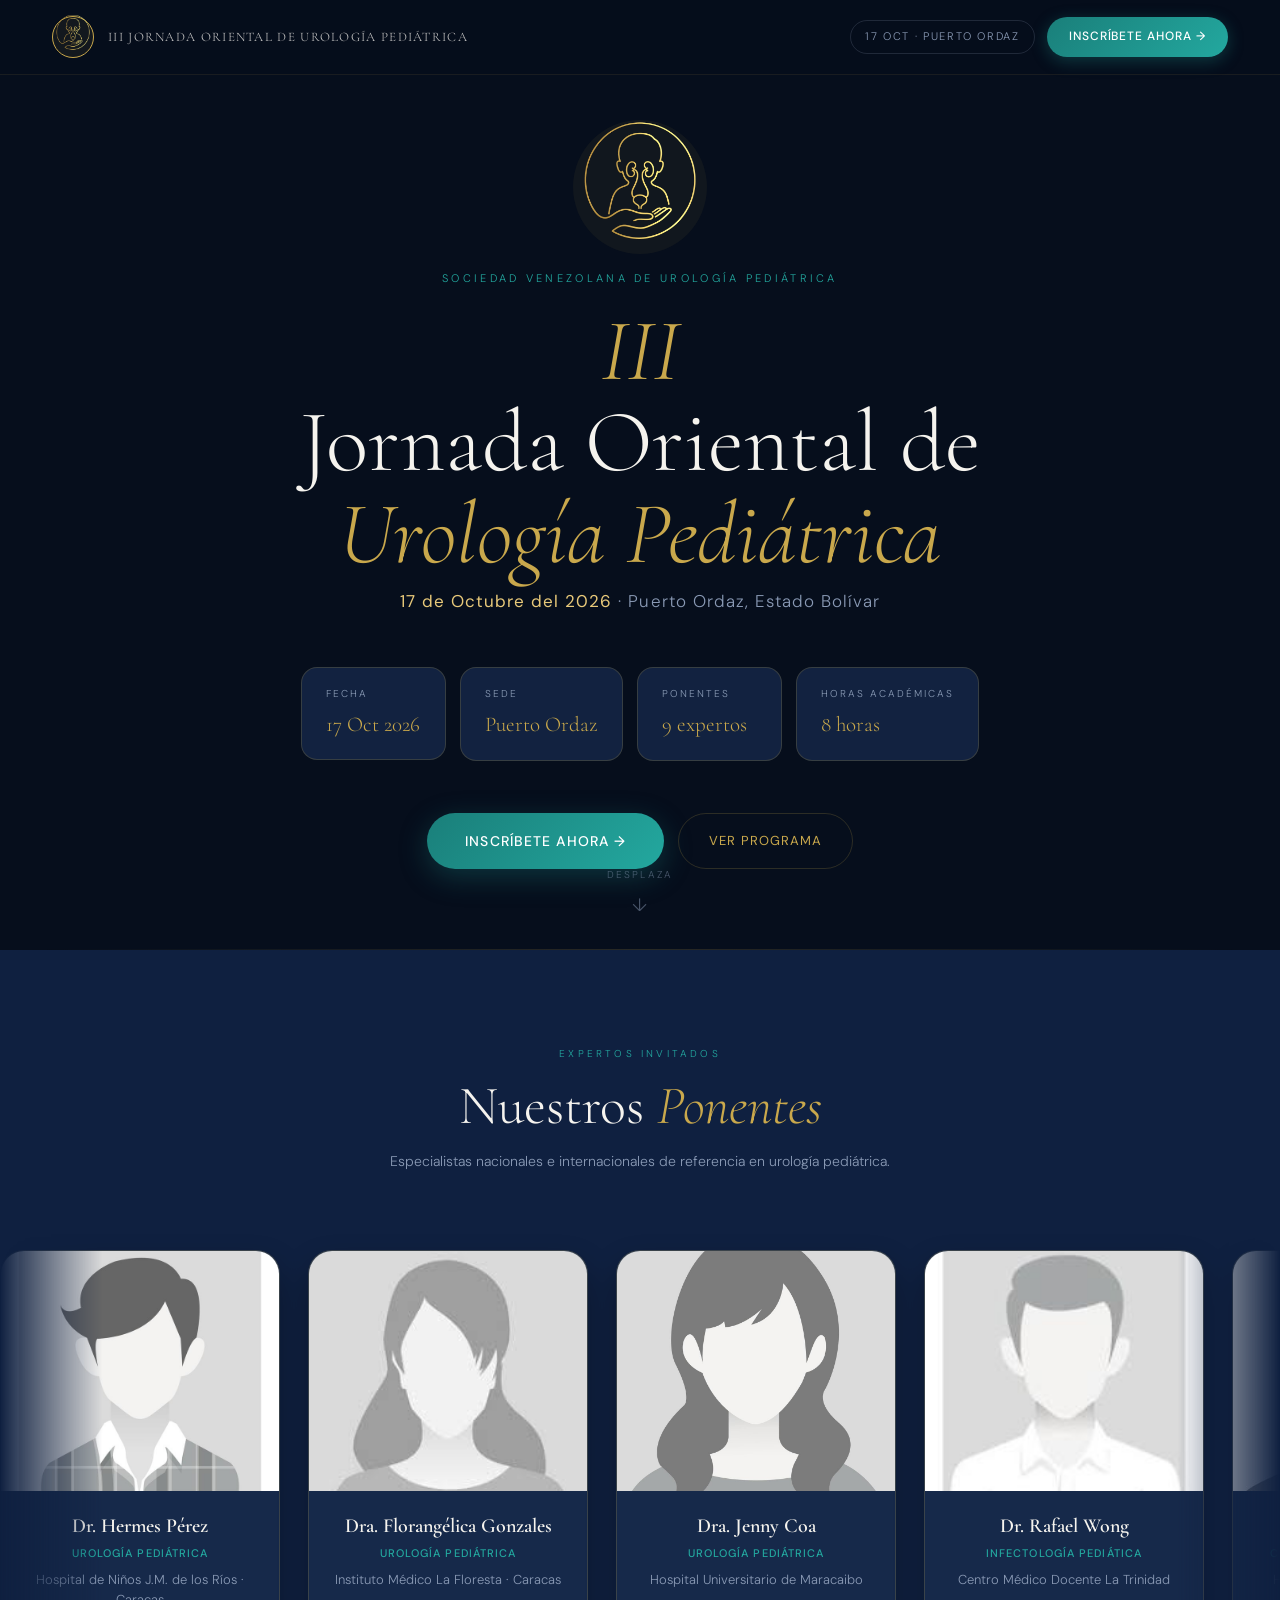
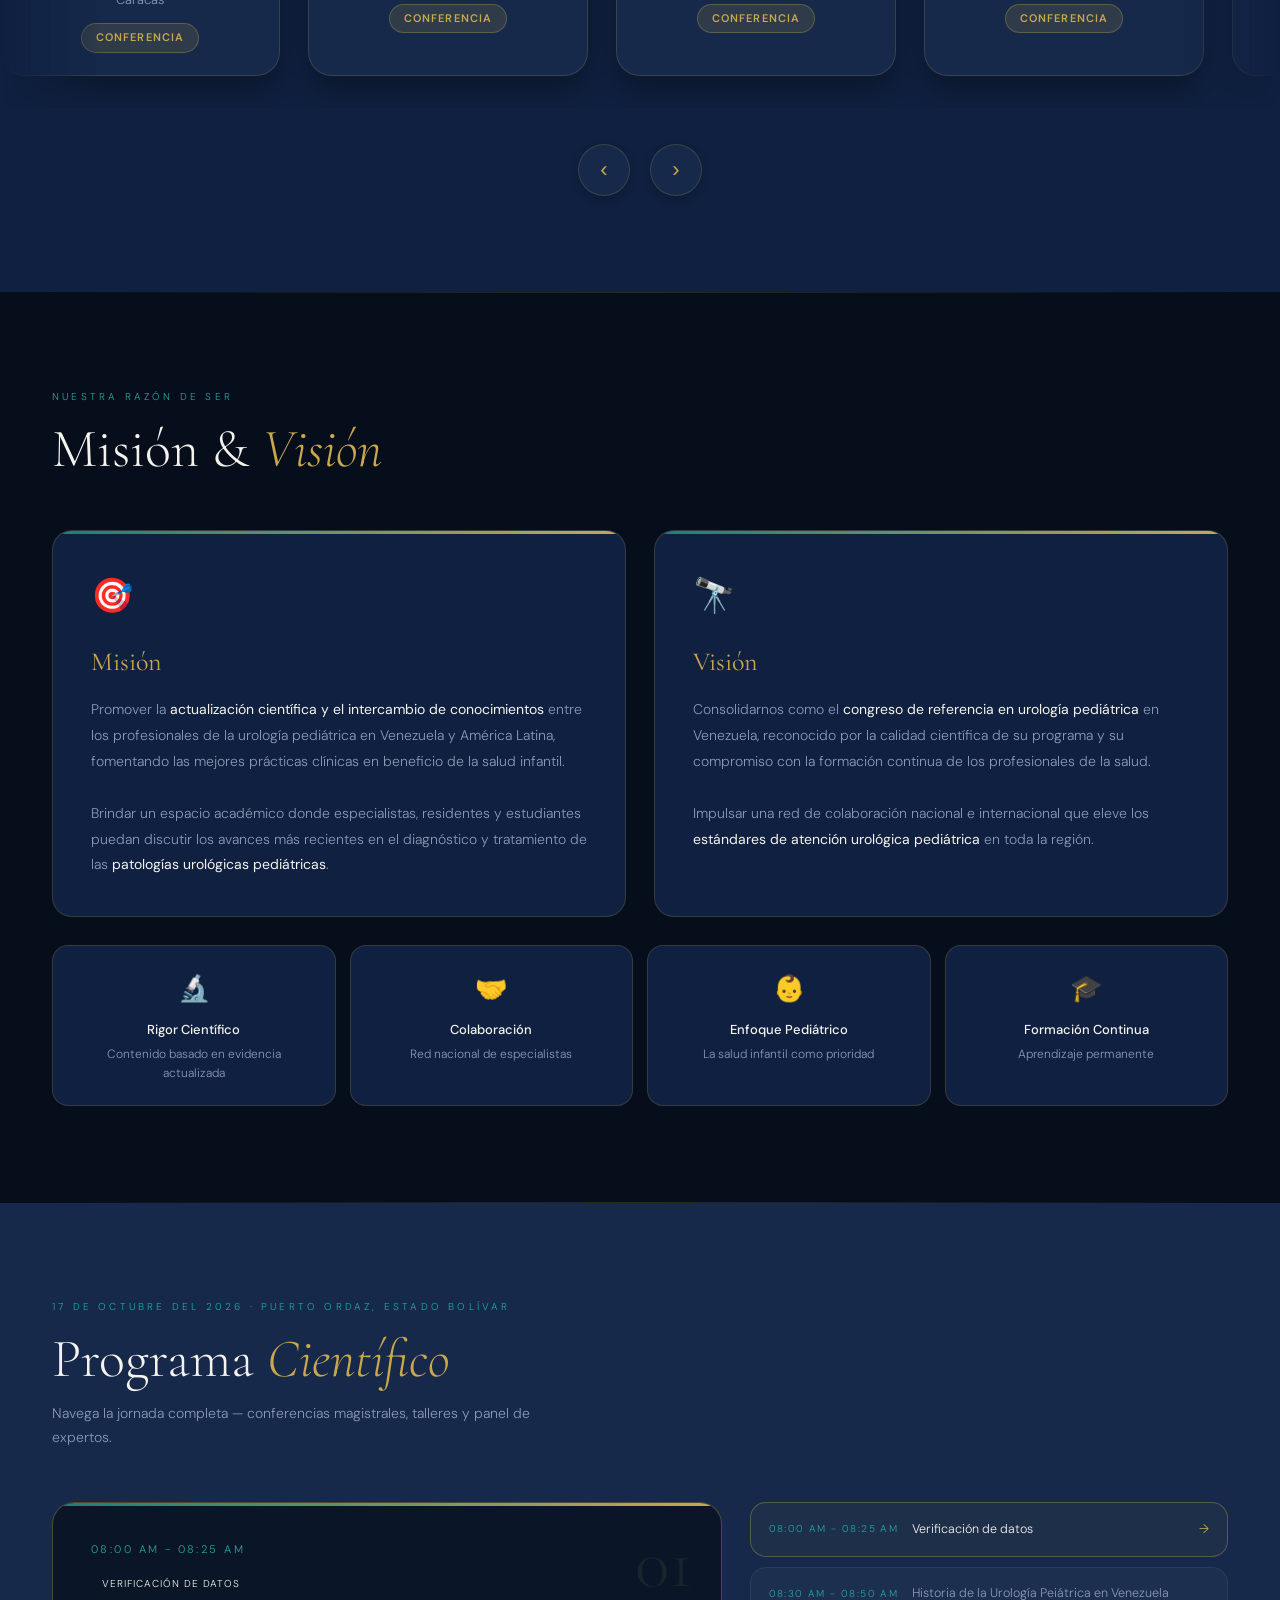
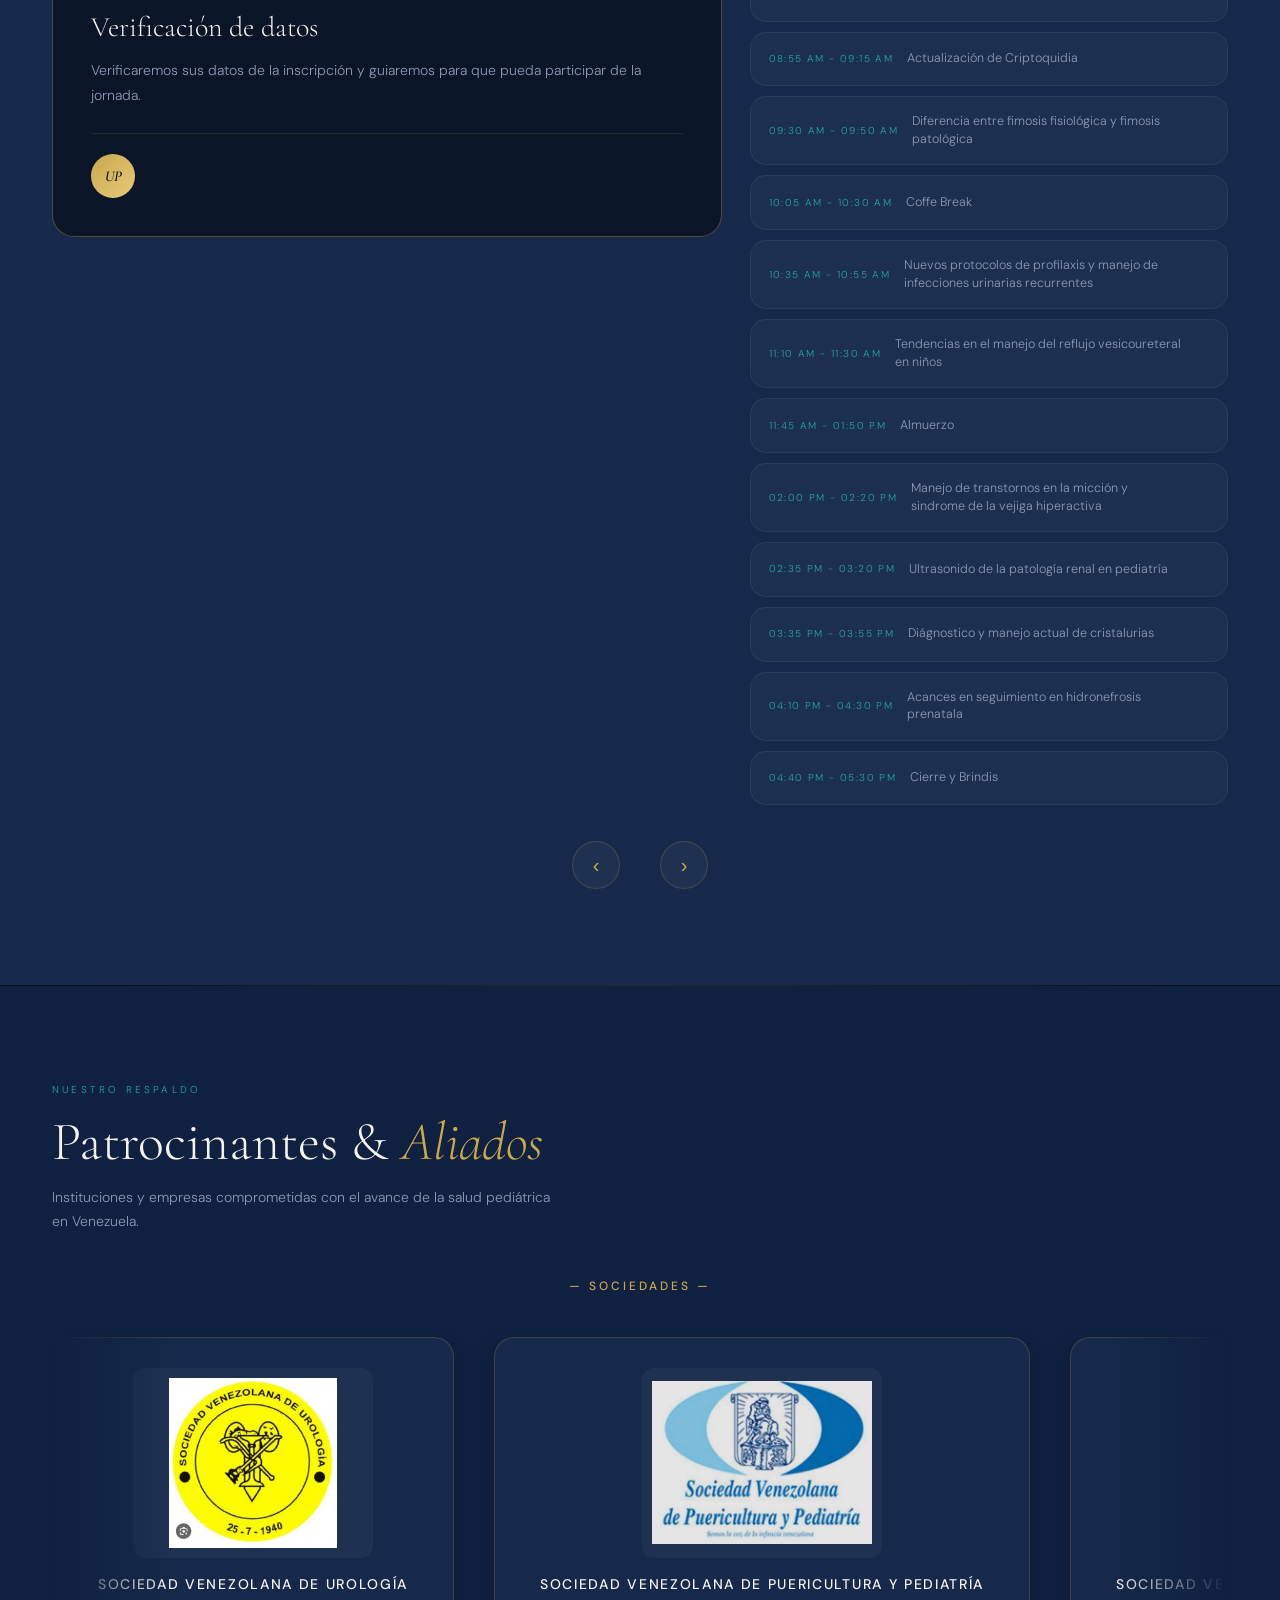
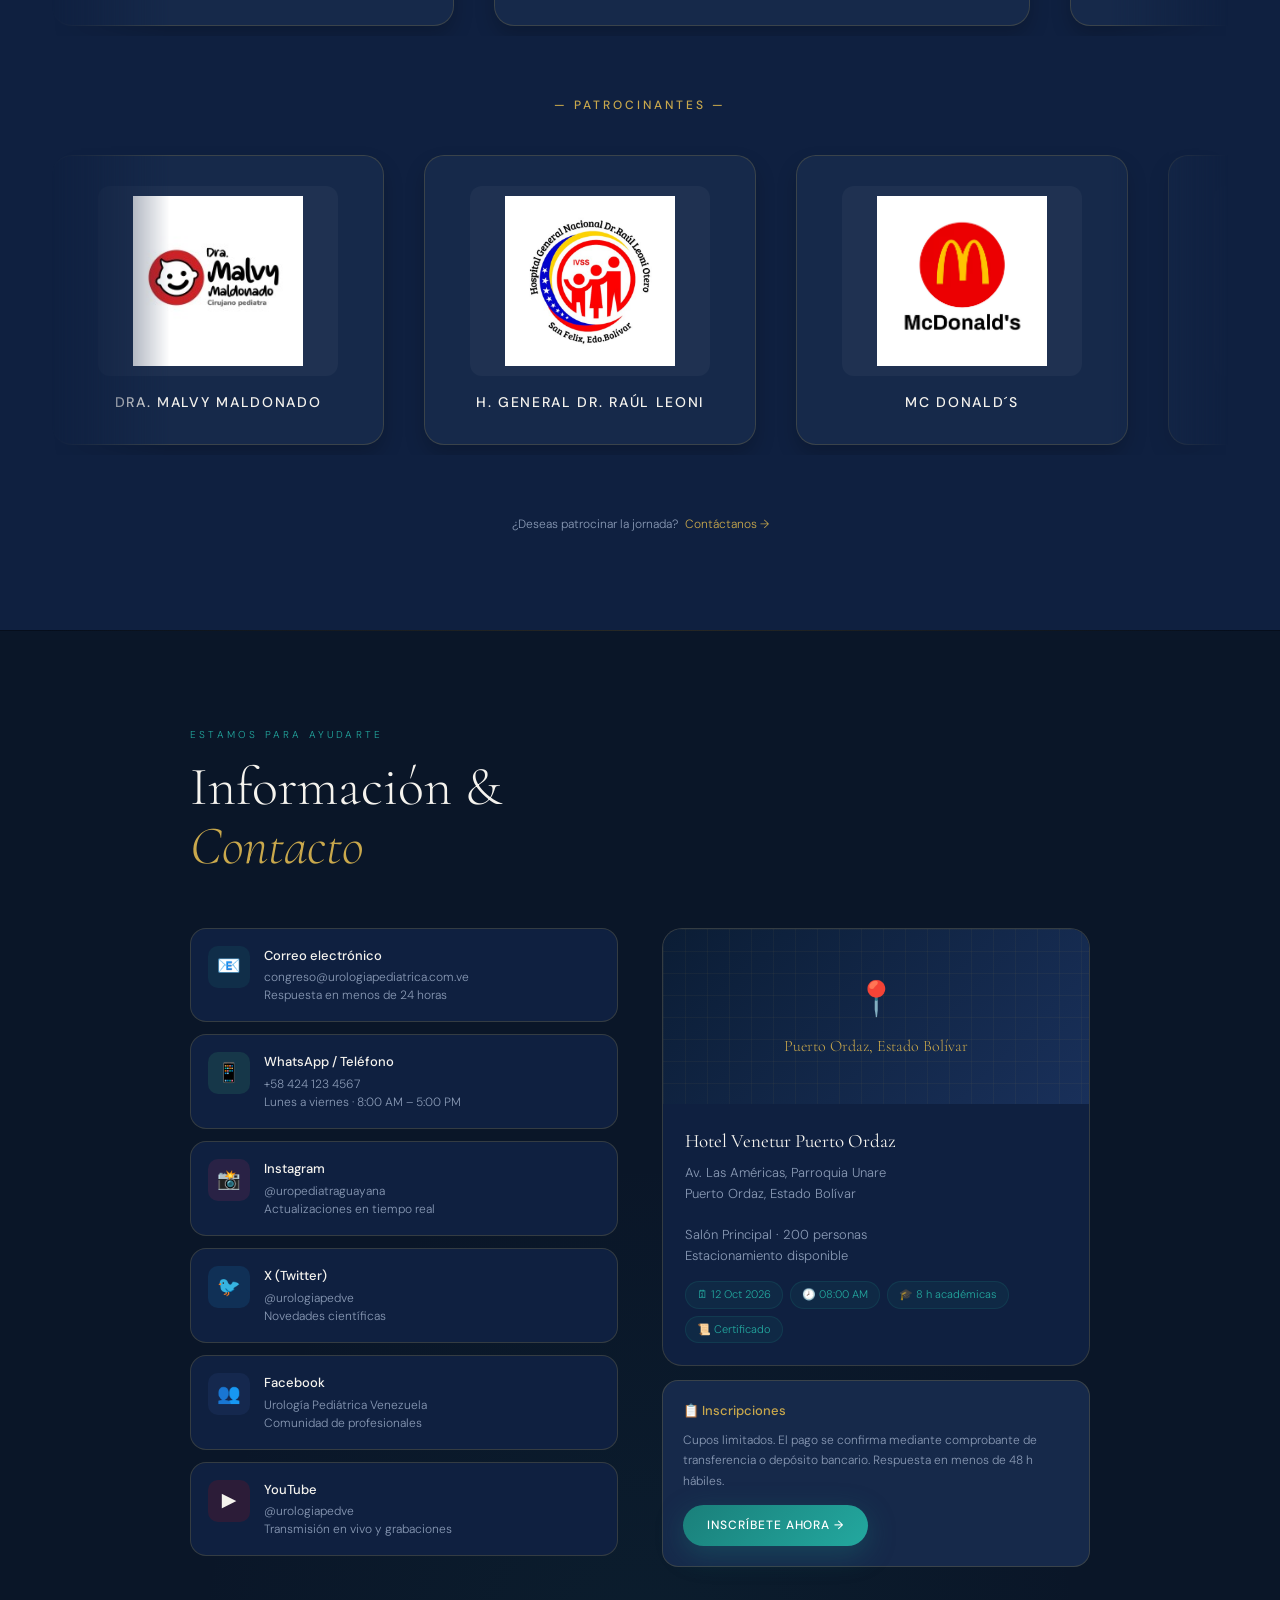
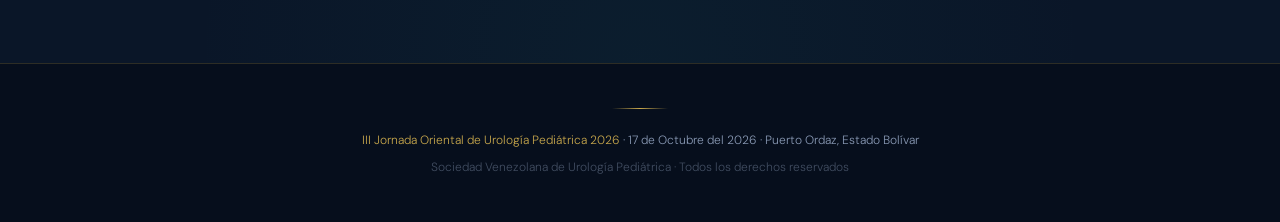
<file: index.html>
<!DOCTYPE html>
<html lang="es">
<head>
  <!--
    III Jornada Oriental de Urología Pediátrica – Puerto Ordaz
    Autor  : Julian Briceño
    Versión: 1.1.0
  -->

  <meta charset="UTF-8">
  <meta name="viewport" content="width=device-width, initial-scale=1.0">

  <!-- SEO -->
  <title>III Jornada Oriental de Urología Pediátrica – Puerto Ordaz</title>
  <meta name="description" content="III Jornada UP 2026: el congreso de urología pediátrica de referencia en Venezuela. 17 de octubre, Puerto Ordaz, Estado Bolívar.">
  <meta name="robots" content="index, follow">

  <!-- Open Graph -->
  <meta property="og:type"        content="website">
  <meta property="og:url"         content="https://congreso.urologiapediatrica.com.ve/">
  <meta property="og:title"       content="III Jornada Oriental de Urología Pediátrica – Puerto Ordaz">
  <meta property="og:description" content="17 de octubre · Puerto Ordaz · 17 expertos · 8 horas académicas">
  <meta property="og:image"       content="https://congreso.urologiapediatrica.com.ve/og-image.jpg">
  <meta name="twitter:card"       content="summary_large_image">

  <link rel="preconnect" href="https://fonts.googleapis.com">
  <link rel="preconnect" href="https://fonts.gstatic.com" crossorigin>
  <link rel="icon" type="image/png" href="img/logo/logo.png">
  <link href="https://fonts.googleapis.com/css2?family=Cormorant+Garamond:ital,wght@0,300;0,400;0,600;1,300;1,400&family=DM+Sans:wght@300;400;500&display=swap" rel="stylesheet">
  <link rel="stylesheet" href="css/styles.css">
</head>

<body>
  <a class="skip-link" href="#inicio">Ir al contenido principal</a>

  <nav class="main-nav" id="mainNav" role="navigation" aria-label="Navegación principal">
    <div class="nav-logo">
      <div class="nav-logo-mark" aria-hidden="true">
        <a href="index.html" class="" aria-label="III Jornada Oriental de Urología Pediátrica">
          <img class="hero-logo-img" src="img/logo/logo.png" alt="Logo">
        </a> 
      </div>
      <span class="nav-logo-text">III Jornada Oriental de Urología Pediátrica</span>
    </div>
    <div class="nav-right">
      <span class="nav-date-badge" aria-label="Fecha del evento">17 Oct · Puerto Ordaz</span>
      <a href="inscripcion/" class="nav-cta">Inscríbete ahora →</a>
    </div>
  </nav>

  <main class="page-wrapper">

    <!-- HERO -->
    <section class="hero" id="inicio" aria-label="Inicio">
      <div class="hero-logo-ring" aria-hidden="true">
        <a href="index.html" class="" aria-label="III Jornada Oriental de Urología Pediátrica">
          <img class="hero-logo-img" src="img/logo/logo.png" alt="Logo">
        </a>  
      </div>
      <p class="hero-eyebrow"   id="hero-org-full">Sociedad Venezolana de Urología Pediátrica</p>
      <h1 class="hero-title"><em>III</em><br>Jornada Oriental de<br><em>Urología Pediátrica</em></h1>
      <p class="hero-subtitle"  id="hero-date-city"><strong>17 de Octubre del 2026</strong>&nbsp;·&nbsp;Puerto Ordaz, Estado Bolívar</p>
      <div class="hero-cards"   id="heroCards" role="list"></div>
      <div class="hero-btn-row">
        <a href="inscripcion/" class="btn-primary">Inscríbete ahora →</a>
        <a href="#programa"    class="btn-ghost">Ver programa</a>
      </div>
      <div class="scroll-hint" aria-hidden="true">
        <span class="scroll-hint__text">Desplaza</span>
        <span class="scroll-hint__arrow">↓</span>
      </div>
    </section>

    <div class="section-divider" role="separator"></div>

    <!-- PONENTES -->
    <section class="ponentes-section" id="ponentes" aria-label="Ponentes">
      <div class="ponentes-header">
        <span class="sec-label">Expertos invitados</span>
        <h2 class="sec-title">Nuestros <em>Ponentes</em></h2>
        <p>Especialistas nacionales e internacionales de referencia en urología pediátrica.</p>
      </div>
      <div class="speakers-band" aria-label="Carrusel de ponentes">
        <div class="speakers-track" id="speakersTrack" role="list"></div>
      </div>
      <div class="speakers-controls" role="group" aria-label="Controles de ponentes">
        <button class="speakers-btn" id="speakersPrev" aria-label="Ponente anterior">&#8249;</button>
        <button class="speakers-btn" id="speakersNext" aria-label="Ponente siguiente">&#8250;</button>
      </div>
    </section>

    <div class="section-divider" role="separator"></div>

    <!-- MISIÓN & VISIÓN -->
    <section class="mision-section" id="nosotros" aria-label="Misión y Visión">
      <div class="inner">
        <span class="sec-label">Nuestra razón de ser</span>
        <h2 class="sec-title">Misión &amp; <em>Visión</em></h2>
        <div class="mv-grid">
          <div class="mv-card reveal">
            <span class="mv-card__icon" aria-hidden="true">🎯</span>
            <h3>Misión</h3>
            <p>Promover la <strong>actualización científica y el intercambio de conocimientos</strong> entre los profesionales de la urología pediátrica en Venezuela y América Latina, fomentando las mejores prácticas clínicas en beneficio de la salud infantil.<br><br>Brindar un espacio académico donde especialistas, residentes y estudiantes puedan discutir los avances más recientes en el diagnóstico y tratamiento de las <strong>patologías urológicas pediátricas</strong>.</p>
          </div>
          <div class="mv-card reveal">
            <span class="mv-card__icon" aria-hidden="true">🔭</span>
            <h3>Visión</h3>
            <p>Consolidarnos como el <strong>congreso de referencia en urología pediátrica</strong> en Venezuela, reconocido por la calidad científica de su programa y su compromiso con la formación continua de los profesionales de la salud.<br><br>Impulsar una red de colaboración nacional e internacional que eleve los <strong>estándares de atención urológica pediátrica</strong> en toda la región.</p>
          </div>
        </div>
        <div class="valores-grid">
          <div class="valor-card reveal"><div class="valor-card__icon" aria-hidden="true">🔬</div><h5>Rigor Científico</h5><p>Contenido basado en evidencia actualizada</p></div>
          <div class="valor-card reveal"><div class="valor-card__icon" aria-hidden="true">🤝</div><h5>Colaboración</h5><p>Red nacional de especialistas</p></div>
          <div class="valor-card reveal"><div class="valor-card__icon" aria-hidden="true">👶</div><h5>Enfoque Pediátrico</h5><p>La salud infantil como prioridad</p></div>
          <div class="valor-card reveal"><div class="valor-card__icon" aria-hidden="true">🎓</div><h5>Formación Continua</h5><p>Aprendizaje permanente</p></div>
        </div>
      </div>
    </section>

    <div class="section-divider" role="separator"></div>

    <!-- PROGRAMA -->
    <section class="programa-section" id="programa" aria-label="Programa Científico">
      <div class="programa-header">
        <span class="sec-label" id="prog-label">17 de Octubre · Puerto Ordaz</span>
        <h2 class="sec-title">Programa <em>Científico</em></h2>
        <p>Navega la jornada completa — conferencias magistrales, talleres y panel de expertos.</p>
      </div>
      <div class="prog-carousel-wrapper" aria-label="Slides del programa">
        <div class="prog-track" id="progTrack" role="list"></div>
      </div>
      <div class="prog-nav" role="group" aria-label="Navegación del programa">
        <button class="prog-nav-btn" id="progPrev" aria-label="Sesión anterior">&#8249;</button>
        <div class="prog-dots" id="progDots" role="tablist"></div>
        <button class="prog-nav-btn" id="progNext" aria-label="Sesión siguiente">&#8250;</button>
      </div>
    </section>

    <div class="section-divider" role="separator"></div>

    <!-- PATROCINANTES -->
    <section class="patrocinantes-section" id="patrocinantes" aria-label="Patrocinantes">
      <div class="inner">
        <span class="sec-label">Nuestro respaldo</span>
        <h2 class="sec-title">Patrocinantes &amp; <em>Aliados</em></h2>
        <p class="intro">Instituciones y empresas comprometidas con el avance de la salud pediátrica en Venezuela.</p>
        <div id="sponsorTiers"></div>
        <p style="text-align:center;font-size:12px;color:var(--color-muted);margin-top:6px;">
          ¿Deseas patrocinar la jornada?
          <a href="#contacto" style="color:var(--color-gold);text-decoration:none;margin-left:4px;">Contáctanos →</a>
        </p>
      </div>
    </section>

    <div class="section-divider" role="separator"></div>

    <!-- CONTACTO -->
    <section class="contacto-section" id="contacto" aria-label="Contacto">
      <div class="inner">
        <span class="sec-label">Estamos para ayudarte</span>
        <h2 class="sec-title">Información &amp;<br><em>Contacto</em></h2>
        <div class="contacto-grid">
          <div class="contact-list" id="contactList"></div>
          <div>
            <div class="lugar-card reveal" id="sedeCard"></div>
            <div class="inscripcion-box reveal" id="inscripcion">
              <h5 id="inscripcionTitle">📋 Inscripciones</h5>
              <p  id="inscripcionDesc">Cupos limitados.</p>
              <a  id="inscripcionBtn" href="inscripcion/" class="btn-primary" style="font-size:12px;padding:11px 24px;">Inscríbete ahora →</a>
            </div>
          </div>
        </div>
      </div>
    </section>

  </main>

  <footer class="site-footer">
    <div class="gold-line" style="margin-bottom:22px;" aria-hidden="true"></div>
    <p><span class="gold-text" id="footerTitle">III Jornada Oriental de Urología Pediátrica</span>&nbsp;·&nbsp;<span id="footerMeta">17 de Octubre · Puerto Ordaz, Estado Bolívar</span></p>
    <p style="margin-top:8px;opacity:0.45;" id="footerOrg">Sociedad Venezolana de Urología Pediátrica &nbsp;·&nbsp; Todos los derechos reservados</p>
  </footer>
  <script src="scripts/main.js" defer></script>
</body>
</html>
</file>
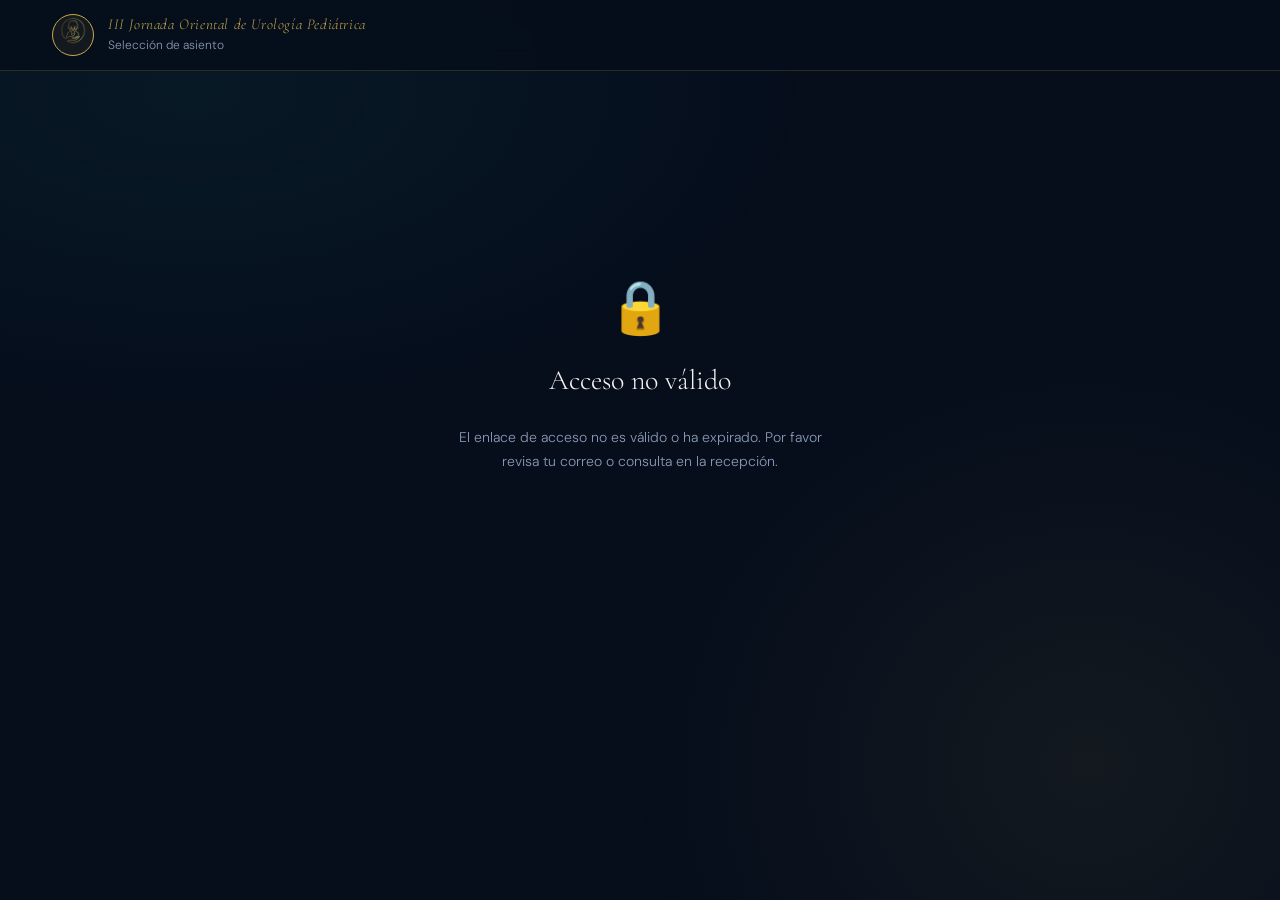
<file: asientos/index.html>
<!DOCTYPE html>
<html lang="es">
<head>
  <!--
    III Jornada Oriental de Urología Pediátrica – Selección de asiento
    Autor  : Julian Briceño
    Versión: 2.0.0
  -->
  <meta charset="UTF-8">
  <meta name="viewport" content="width=device-width, initial-scale=1.0">
  <title>Selección de Asiento · III Jornada Oriental de Urología Pediátrica</title>

  <link rel="preconnect" href="https://fonts.googleapis.com">
  <link rel="preconnect" href="https://fonts.gstatic.com" crossorigin>
  <link rel="icon" type="image/png" href="../img/logo/logo.png">
  <link href="https://fonts.googleapis.com/css2?family=Cormorant+Garamond:ital,wght@0,300;0,400;0,600;1,300;1,400&family=DM+Sans:wght@300;400;500&display=swap" rel="stylesheet">
  <link rel="stylesheet" href="../css/styles.css">
  <link rel="stylesheet" href="../css/asientos.css">
</head>
<body>

  <!-- HEADER -->
  <header class="seat-header" id="mainNav">
    <div class="seat-header__brand">
      <div class="nav-logo-mark" aria-hidden="true">
        <a href="../index.html" class="" aria-label="III Jornada Oriental de Urología Pediátrica">
          <img class="hero-logo-img" src="../img/logo/logo.png" alt="Logo" style="width:28px;height:28px;object-fit:contain;">
        </a> 
      </div>
      <div>
        <p class="seat-header__title">III Jornada Oriental de Urología Pediátrica</p>
        <p class="seat-header__sub">Selección de asiento</p>
      </div>
    </div>

    <div class="seat-user-badge" id="user-badge" style="display:none" aria-label="Usuario autenticado">
      <div class="seat-user-badge__avatar" id="avatar-initials">?</div>
      <div class="seat-user-badge__info">
        <span class="seat-user-badge__name"   id="badge-nombre">—</span>
        <span class="seat-user-badge__cedula" id="badge-cedula">—</span>
      </div>
    </div>
  </header>

  <main class="seat-main">

    <!-- Acceso denegado -->
    <div class="seat-login" id="login-screen" style="display:none" role="alert">
      <span class="seat-login__icon" aria-hidden="true">🔒</span>
      <h2 class="sec-title" style="font-size:28px;">Acceso no válido</h2>
      <p id="login-msg" class="seat-login__msg">
        El enlace de acceso no es válido o ha expirado. Por favor revisa tu correo o consulta en la recepción.
      </p>
    </div>

    <!-- Contenido principal -->
    <div id="contenido" style="display:none">

      <!-- Toast de estado -->
      <div class="seat-toast" id="estado" role="status" aria-live="polite"></div>

      <!-- Asiento actual -->
      <div class="seat-current" id="asiento-actual" style="display:none" aria-label="Tu asiento actual">
        <span class="seat-current__icon" aria-hidden="true">🪑</span>
        <div class="seat-current__body">
          <span class="seat-current__label">Tu asiento actual</span>
          <span class="seat-current__value" id="asiento-actual-valor">—</span>
        </div>
      </div>

      <!-- Leyenda -->
      <div class="seat-legend" role="list" aria-label="Leyenda de estados">
        <div class="seat-legend__item" role="listitem">
          <span class="seat-legend__dot seat-legend__dot--libre"   aria-hidden="true"></span> Disponible
        </div>
        <div class="seat-legend__item" role="listitem">
          <span class="seat-legend__dot seat-legend__dot--ocupado" aria-hidden="true"></span> Ocupado
        </div>
        <div class="seat-legend__item" role="listitem">
          <span class="seat-legend__dot seat-legend__dot--mio"     aria-hidden="true"></span> Tu asiento
        </div>
      </div>

      <!-- Escenario -->
      <div class="seat-stage" aria-hidden="true">🎭 Escenario / Pantalla</div>

      <!-- Sala — generada por JS -->
      <div class="seat-sala" id="sala" role="grid" aria-label="Mapa de asientos"></div>

    </div>
  </main>

  <!-- Panel de confirmación -->
  <div class="seat-confirm-panel" id="panel-confirmar" role="dialog" aria-label="Confirmar asiento seleccionado">
    <div class="seat-confirm-panel__info">
      <span class="seat-confirm-panel__pre">Asiento seleccionado</span>
      <span class="seat-confirm-panel__sel" id="sel-label">—</span>
    </div>
    <button class="btn-primary seat-confirm-panel__btn" id="btn-confirmar" onclick="confirmarAsiento()">
      Confirmar asiento →
    </button>
  </div>

  <!-- Loading overlay -->
  <div class="seat-overlay" id="overlay" aria-hidden="true">
    <div class="seat-overlay__spinner"></div>
  </div>

  <script src="../scripts/asientos.js" defer></script>
</body>
</html>
</file>
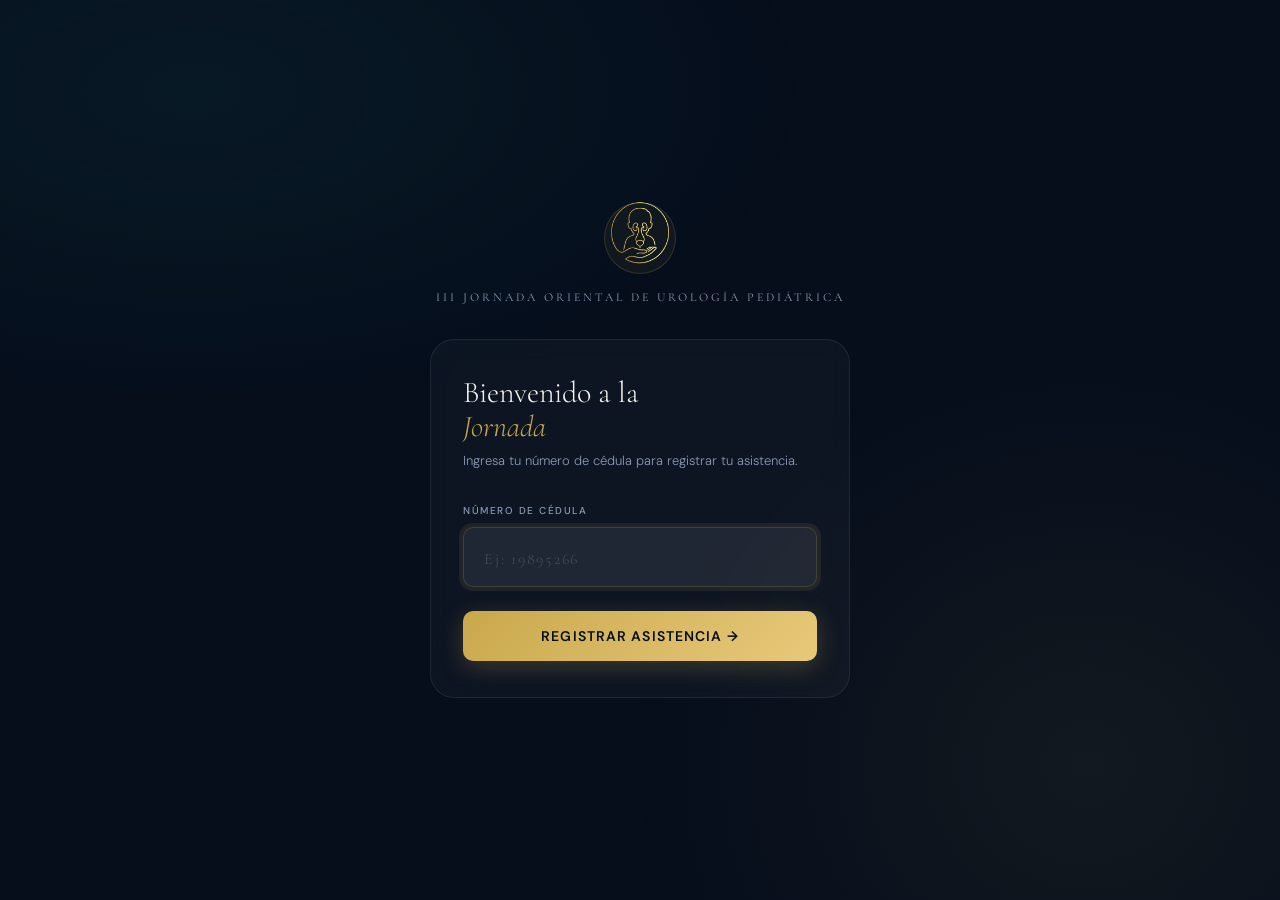
<file: checkin/index.html>
<!DOCTYPE html>
<html lang="es">
<head>
  <!--
    III Jornada Oriental de Urología Pediátrica – Check-in
    Autor  : Julian Briceño
    Versión: 2.0.0
  -->
  <meta charset="UTF-8">
  <meta name="viewport" content="width=device-width, initial-scale=1.0">
  <title>Check-in · III Jornada Oriental de Urología Pediátrica</title>

  <link rel="preconnect" href="https://fonts.googleapis.com">
  <link rel="preconnect" href="https://fonts.gstatic.com" crossorigin>
  <link rel="icon" type="image/png" href="../img/logo/logo.png">
  <link href="https://fonts.googleapis.com/css2?family=Cormorant+Garamond:ital,wght@0,300;0,400;0,600;1,300;1,400&family=DM+Sans:wght@300;400;500&display=swap" rel="stylesheet">
  <link rel="stylesheet" href="../css/styles.css">
  <link rel="stylesheet" href="../css/checkin.css">
</head>
<body class="checkin-body">

  <!-- BRAND -->
  <div class="checkin-brand">
    <div class="checkin-brand__ring" aria-hidden="true">
      <a href="../index.html" class="" aria-label="III Jornada Oriental de Urología Pediátrica">
        <img class="hero-logo-img" src="../img/logo/logo.png" alt="Logo">
      </a>  
    </div>
    <h1 class="checkin-brand__name">III Jornada Oriental de Urología Pediátrica</h1>
  </div>

  <!-- CARD -->
  <div class="checkin-card" role="main">

    <!-- PANTALLA: LOGIN -->
    <div class="checkin-screen checkin-screen--active" id="screen-login">
      <h2 class="checkin-card__title">Bienvenido a la<br><em>Jornada</em></h2>
      <p class="checkin-card__sub">Ingresa tu número de cédula para registrar tu asistencia.</p>

      <div class="checkin-field">
        <label class="checkin-label" for="cedula-input">Número de cédula</label>
        <input
          class="checkin-input"
          type="text"
          id="cedula-input"
          placeholder="Ej: 19895266"
          inputmode="numeric"
          autocomplete="off"
          autofocus
          aria-label="Número de cédula"
        >
      </div>

      <button class="checkin-btn-primary" id="btn-checkin" onclick="hacerCheckin()">
        Registrar asistencia →
      </button>

      <div class="checkin-msg-error" id="msg-error" role="alert"></div>
    </div>

    <!-- PANTALLA: BIENVENIDA -->
    <div class="checkin-screen" id="screen-bienvenida">
      <div class="checkin-welcome__icon" aria-hidden="true">🎓</div>
      <p class="checkin-welcome__congreso">III Jornada Oriental de Urología Pediátrica</p>
      <h3 class="checkin-welcome__nombre" id="w-nombre">—</h3>
      <p class="checkin-welcome__sub" id="w-sub">—</p>

      <div class="checkin-info-grid">
        <div class="checkin-info-row">
          <span class="checkin-info-row__icon" aria-hidden="true">🪪</span>
          <div class="checkin-info-row__data">
            <span class="checkin-info-row__label">Cédula</span>
            <span class="checkin-info-row__value" id="w-cedula">—</span>
          </div>
        </div>
        <div class="checkin-info-row">
          <span class="checkin-info-row__icon" aria-hidden="true">🎓</span>
          <div class="checkin-info-row__data">
            <span class="checkin-info-row__label">Categoría</span>
            <span class="checkin-info-row__value" id="w-categoria">—</span>
          </div>
        </div>
        <div class="checkin-info-row" id="w-asiento-row">
          <span class="checkin-info-row__icon" aria-hidden="true">🪑</span>
          <div class="checkin-info-row__data">
            <span class="checkin-info-row__label">Asiento asignado</span>
            <span class="checkin-info-row__value" id="w-asiento">—</span>
          </div>
        </div>
      </div>

      <div class="checkin-stamp">
        <strong id="w-hora">—</strong>
        Check-in registrado
      </div>

      <button class="checkin-btn-secondary" onclick="resetear()">
        ← Registrar otra persona
      </button>
    </div>

    <!-- PANTALLA: YA REGISTRADO -->
    <div class="checkin-screen" id="screen-ya">
      <div class="checkin-ya__icon" aria-hidden="true">⚠️</div>
      <h3 class="checkin-welcome__nombre" id="ya-nombre">—</h3>
      <p class="checkin-ya__msg">Esta persona ya registró su asistencia anteriormente.</p>

      <div class="checkin-info-row" style="margin-bottom:12px;">
        <span class="checkin-info-row__icon" aria-hidden="true">🕐</span>
        <div class="checkin-info-row__data">
          <span class="checkin-info-row__label">Hora de entrada registrada</span>
          <span class="checkin-info-row__value checkin-info-row__value--gold" id="ya-hora">—</span>
        </div>
      </div>

      <div class="checkin-info-row" style="margin-bottom:10px;">
        <span class="checkin-info-row__icon">🪪</span>
        <div class="checkin-info-row__data">
          <span class="checkin-info-row__label">Cédula</span>
          <span class="checkin-info-row__value" id="w-cedula">—</span>
        </div>
      </div>
      <div class="checkin-info-row" style="margin-bottom:12px;">
        <span class="checkin-info-row__icon">🎓</span>
        <div class="checkin-info-row__data">
          <span class="checkin-info-row__label">Categoría</span>
          <span class="checkin-info-row__value" id="w-categoria">—</span>
        </div>
      </div>

      <button class="checkin-btn-secondary" style="margin-top:12px;" onclick="resetear()">
        ← Registrar otra persona
      </button>
    </div>

  </div><!-- /checkin-card -->

  <!-- Loading overlay -->
  <div class="checkin-overlay" id="overlay" aria-hidden="true">
    <div class="checkin-overlay__spinner"></div>
  </div>

  <script src="../scripts/checkin.js" defer></script>
</body>
</html>
</file>
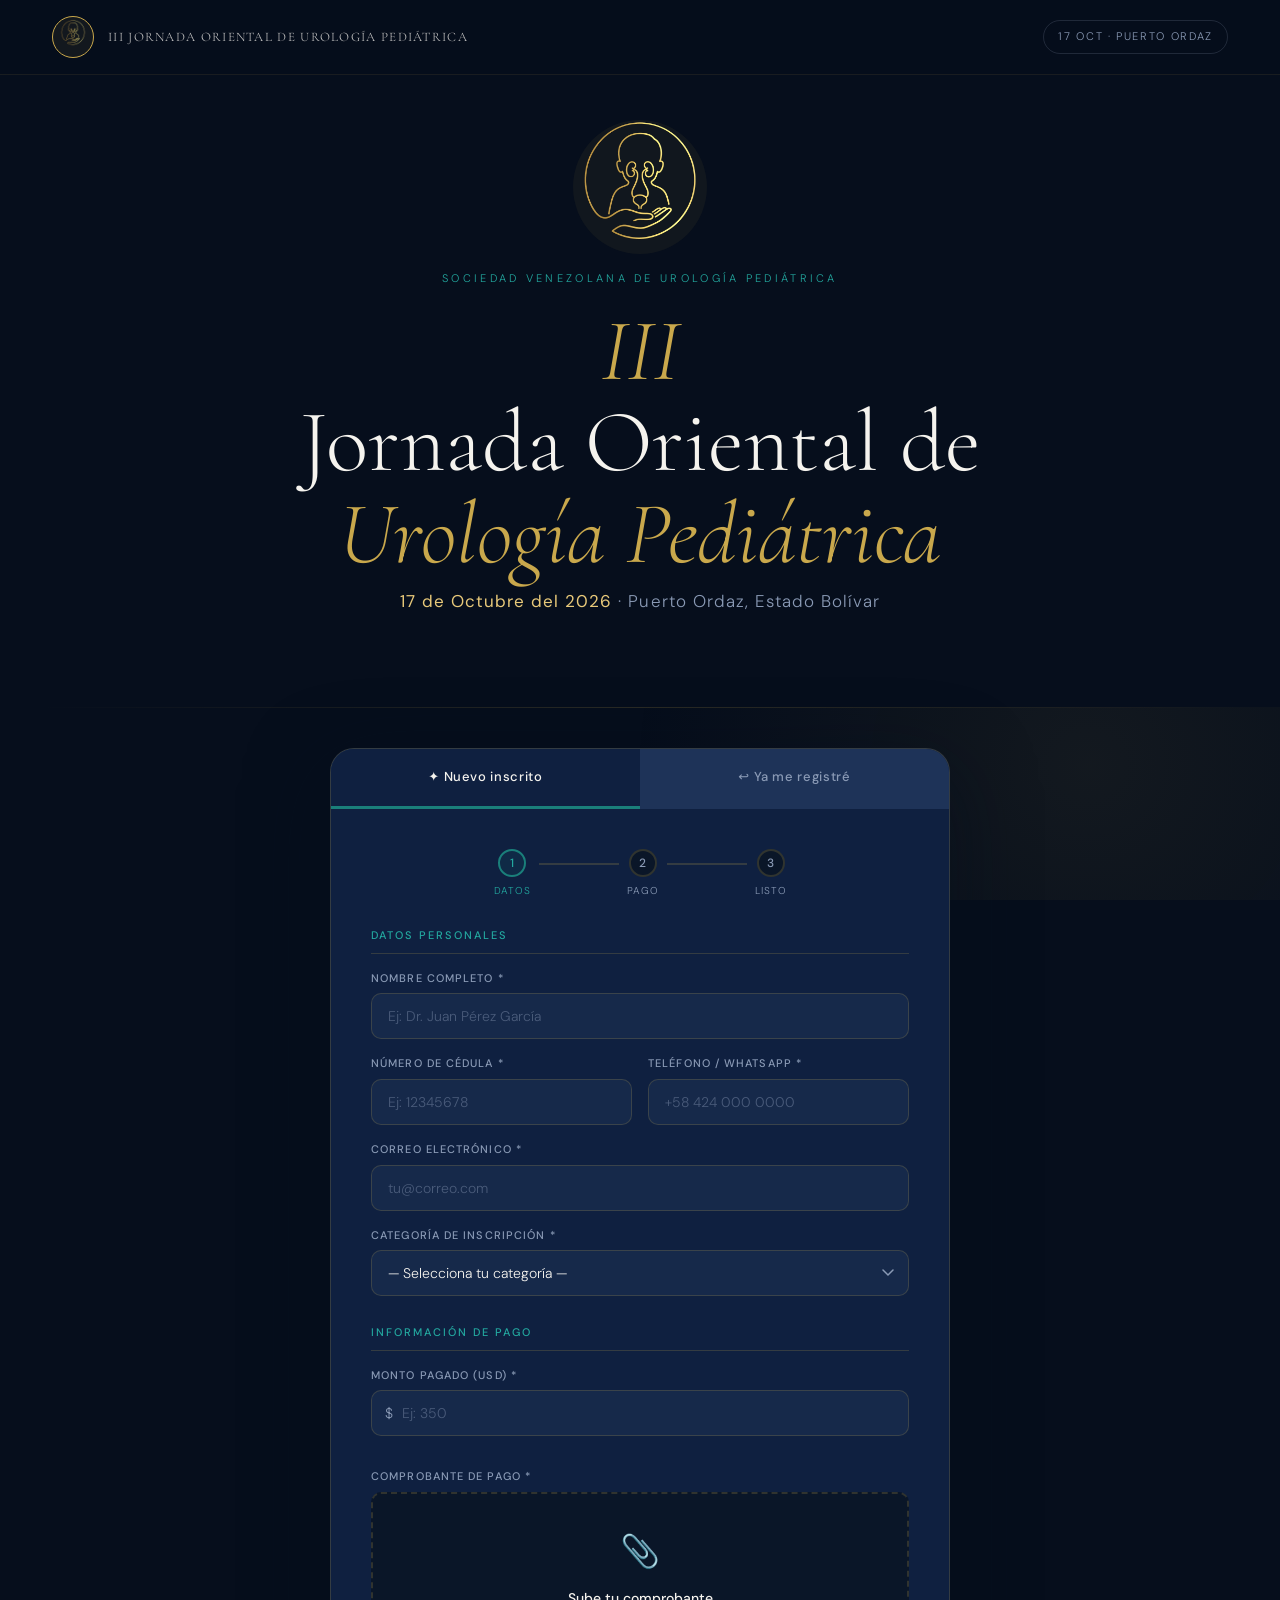
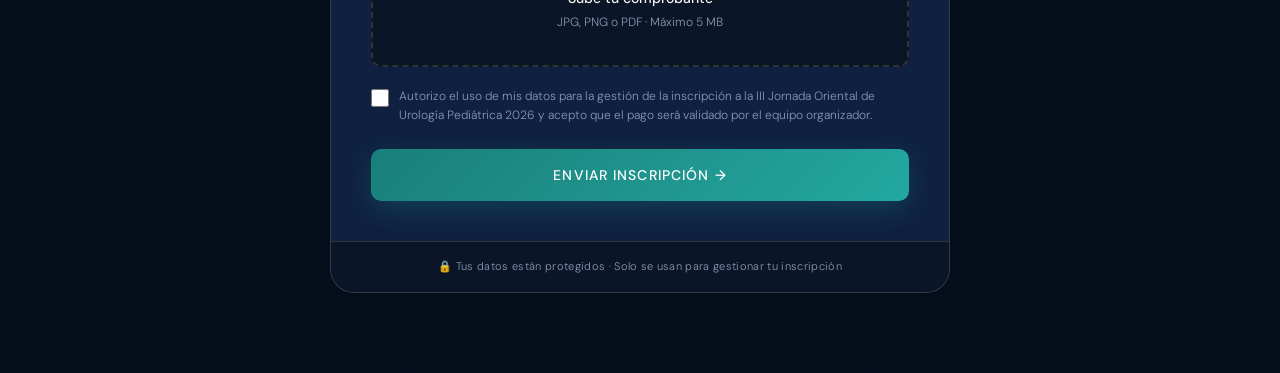
<file: inscripcion/index.html>
<!DOCTYPE html>
<html lang="es">
<head>
  <!--
    III Jornada Oriental de Urología Pediátrica – Puerto Ordaz
    Autor  : Julian Briceño
    Versión: 2.0.0
  -->

  <meta charset="UTF-8">
  <meta name="viewport" content="width=device-width, initial-scale=1.0">

  <!-- SEO -->
  <title>Inscripción · III Jornada Oriental de Urología Pediátrica</title>
  <meta name="description" content="III Jornada UP 2026: inscripción y validación de pago. 17 de octubre, Puerto Ordaz, Estado Bolívar.">
  <meta name="robots" content="index, follow">

  <!-- Open Graph -->
  <meta property="og:type"        content="website">
  <meta property="og:url"         content="https://congreso.urologiapediatrica.com.ve/inscripcion">
  <meta property="og:title"       content="Inscripción · III Jornada Oriental de Urología Pediátrica">
  <meta property="og:description" content="17 de octubre · Puerto Ordaz · 17 expertos · 8 horas académicas">
  <meta property="og:image"       content="https://congreso.urologiapediatrica.com.ve/og-image.jpg">
  <meta name="twitter:card"       content="summary_large_image">

  <link rel="preconnect" href="https://fonts.googleapis.com">
  <link rel="preconnect" href="https://fonts.gstatic.com" crossorigin>
  <link rel="icon" type="image/png" href="../img/logo/logo.png">
  <link href="https://fonts.googleapis.com/css2?family=Cormorant+Garamond:ital,wght@0,300;0,400;0,600;1,300;1,400&family=DM+Sans:wght@300;400;500&display=swap" rel="stylesheet">
  <link rel="stylesheet" href="../css/styles.css">
  <link rel="stylesheet" href="../css/inscripcion.css">
</head>
<body>

  <!-- NAVEGACIÓN -->
  <nav class="main-nav" id="mainNav" role="navigation" aria-label="Navegación principal">
    <div class="nav-logo">
      <div class="nav-logo-mark" aria-hidden="true">
        <a href="../index.html" class="" aria-label="III Jornada Oriental de Urología Pediátrica">
          <img class="hero-logo-img" src="../img/logo/logo.png" alt="Logo" style="width:28px;height:28px;object-fit:contain;">
        </a> 
      </div>
      <span class="nav-logo-text">III Jornada Oriental de Urología Pediátrica</span>
    </div>
    <div class="nav-right">
      <span class="nav-date-badge" aria-label="Fecha del evento">17 Oct · Puerto Ordaz</span>
    </div>
  </nav>

  <!-- HERO -->
  <section class="hero-template" aria-label="Encabezado">
    <div class="hero-logo-ring" aria-hidden="true">
      <a href="../index.html" class="" aria-label="III Jornada Oriental de Urología Pediátrica">
        <img class="hero-logo-img" src="../img/logo/logo.png" alt="Logo">
      </a> 
    </div>
    <p class="hero-eyebrow">Sociedad Venezolana de Urología Pediátrica</p>
    <h1 class="hero-title"><em>III</em><br>Jornada Oriental de<br><em>Urología Pediátrica</em></h1>
    <p class="hero-subtitle"><strong>17 de Octubre del 2026</strong>&nbsp;·&nbsp;Puerto Ordaz, Estado Bolívar</p>
  </section>

  <div class="section-divider" role="separator"></div>

  <!-- CONTENEDOR DEL FORMULARIO -->
  <div class="insc-wrapper">
    <div class="insc-card" id="mainCard">

      <!-- TABS -->
      <div class="insc-tabs">
        <div class="insc-tab insc-tab--active" data-tab="nuevo" onclick="switchTab('nuevo')">
          ✦ Nuevo inscrito
        </div>
        <div class="insc-tab" data-tab="retorno" onclick="switchTab('retorno')">
          ↩ Ya me registré
        </div>
      </div>

      <!-- ══════════════════════════════════
           PANEL: NUEVO INSCRITO
      ══════════════════════════════════ -->
      <div class="insc-panel insc-panel--active" id="panel-nuevo">

        <!-- Progreso -->
        <div class="insc-progress">
          <div class="insc-step insc-step--active" id="ps1">
            <div class="insc-step__dot">1</div>
            <span class="insc-step__label">Datos</span>
          </div>
          <div class="insc-progress__line" id="pl1"></div>
          <div class="insc-step" id="ps2">
            <div class="insc-step__dot">2</div>
            <span class="insc-step__label">Pago</span>
          </div>
          <div class="insc-progress__line" id="pl2"></div>
          <div class="insc-step" id="ps3">
            <div class="insc-step__dot">3</div>
            <span class="insc-step__label">Listo</span>
          </div>
        </div>

        <form id="formNuevo" novalidate>

          <!-- DATOS PERSONALES -->
          <p class="insc-section-title">Datos personales</p>
          <div class="insc-grid">
            <div class="insc-field insc-field--full">
              <label class="insc-label" for="nombre">Nombre completo *</label>
              <input class="insc-input" type="text" id="nombre" placeholder="Ej: Dr. Juan Pérez García" autocomplete="name">
              <span class="insc-error" id="err-nombre">Por favor ingresa tu nombre completo.</span>
            </div>
            <div class="insc-field">
              <label class="insc-label" for="cedula">Número de cédula *</label>
              <input class="insc-input" type="text" id="cedula" placeholder="Ej: 12345678" inputmode="numeric">
              <span class="insc-error" id="err-cedula">Ingresa un número de cédula válido.</span>
            </div>
            <div class="insc-field">
              <label class="insc-label" for="telefono">Teléfono / WhatsApp *</label>
              <input class="insc-input" type="tel" id="telefono" placeholder="+58 424 000 0000" autocomplete="tel">
              <span class="insc-error" id="err-telefono">Ingresa un número de teléfono válido.</span>
            </div>
            <div class="insc-field insc-field--full">
              <label class="insc-label" for="correo">Correo electrónico *</label>
              <input class="insc-input" type="text" id="correo" placeholder="tu@correo.com" autocomplete="email" inputmode="email">
              <span class="insc-error" id="err-correo">Ingresa un correo electrónico válido.</span>
            </div>
            <div class="insc-field insc-field--full">
              <label class="insc-label" for="categoria">Categoría de inscripción *</label>
              <select class="insc-input insc-select" id="categoria">
                <option value="">— Selecciona tu categoría —</option>
                <option value="Médico General">Médico General</option>
                <option value="Médico Especialista">Médico Especialista</option>
                <option value="Residente / Interno">Residente / Interno</option>
                <option value="Estudiante de Medicina">Estudiante de Medicina</option>
                <option value="Otro profesional de salud">Otro profesional de salud</option>
              </select>
              <span class="insc-error" id="err-categoria">Selecciona una categoría.</span>
            </div>
          </div>

          <!-- PAGO -->
          <p class="insc-section-title">Información de pago</p>
          <div class="insc-grid">
            <div class="insc-field insc-field--full">
              <label class="insc-label" for="monto">Monto pagado (USD) *</label>
              <div class="insc-amount">
                <span class="insc-amount__prefix">$</span>
                <input class="insc-input" type="text" id="monto" placeholder="Ej: 350" inputmode="numeric">
              </div>
              <span class="insc-error" id="err-monto">Ingresa el monto pagado.</span>
            </div>

            <div class="insc-field insc-field--full">
              <div class="insc-partial-note" id="partialNote">
                💳 <strong>Pago parcial:</strong> Si no puedes pagar el valor completo ahora, puedes enviar este comprobante. Podrás regresar con tu cédula para completar el pago más adelante. El acceso se habilitará una vez se confirme el pago total.
              </div>
            </div>

            <div class="insc-field insc-field--full">
              <label class="insc-label">Comprobante de pago *</label>
              <div class="insc-filedrop" id="fileDrop" onclick="document.getElementById('comprobanteFile').click()">
                <input type="file" id="comprobanteFile" accept="image/*,.pdf" style="display:none">
                <span class="insc-filedrop__icon">📎</span>
                <p class="insc-filedrop__title">Sube tu comprobante</p>
                <p class="insc-filedrop__hint">JPG, PNG o PDF · Máximo 5 MB</p>
              </div>
              <div class="insc-filepreview" id="filePreview">
                <span>✅</span>
                <span class="insc-filepreview__name" id="fileName">—</span>
                <button class="insc-filepreview__remove" onclick="removeFile(event)" title="Eliminar">✕</button>
              </div>
              <span class="insc-error" id="err-comprobante">Adjunta el comprobante de pago.</span>
            </div>
          </div>

          <!-- TÉRMINOS -->
          <div class="insc-terms">
            <input type="checkbox" id="terminos" class="insc-checkbox">
            <label class="insc-terms__label" for="terminos">
              Autorizo el uso de mis datos para la gestión de la inscripción a la III Jornada Oriental de Urología Pediátrica 2026 y acepto que el pago será validado por el equipo organizador.
            </label>
          </div>
          <span class="insc-error" id="err-terminos">Debes aceptar los términos para continuar.</span>

          <div class="insc-banner insc-banner--error" id="errorBanner">
            ⚠️ Ocurrió un error al enviar el formulario. Por favor intenta de nuevo o contacta a los organizadores.
          </div>

          <button type="submit" class="btn-primary insc-submit" id="btnSubmit">
            <span class="btn-text">Enviar inscripción →</span>
            <span class="insc-spinner"></span>
          </button>

        </form>
      </div><!-- /panel-nuevo -->

      <!-- ══════════════════════════════════
           PANEL: RETORNO
      ══════════════════════════════════ -->
      <div class="insc-panel" id="panel-retorno">

        <div class="insc-search">
          <h3 class="sec-title" style="font-size:22px;">Busca tu inscripción</h3>
          <p style="font-size:13px;color:var(--color-muted);margin-bottom:28px;">Ingresa tu número de cédula para ver tu estado y, si es necesario, complementar tu pago.</p>
          <div class="insc-search__row">
            <input class="insc-input" type="text" id="cedulaBuscar" placeholder="Número de cédula" inputmode="numeric">
            <button class="insc-btn-search" id="btnBuscar" onclick="buscarInscripcion()">Buscar →</button>
          </div>
        </div>

        <!-- Resultado -->
        <div class="insc-status" id="statusCard">
          <div class="insc-status__header">
            <div class="insc-status__avatar">👤</div>
            <div class="insc-status__info">
              <h4 id="statusNombre">—</h4>
              <p id="statusCodigo">Código: —</p>
              <div class="insc-badge insc-badge--pendiente" id="statusBadge">⏳ Pendiente</div>
            </div>
          </div>
          <div class="insc-status__detail" id="statusDetail">Cargando información...</div>

          <!-- Complemento de pago -->
          <div id="complementoPago" style="display:none;">
            <p class="insc-section-title" id="tituloComplemento" style="margin-top:0;">Subir nuevo comprobante</p>
            <div class="insc-field" style="margin-bottom:14px;">
              <label class="insc-label">Monto adicional (USD)</label>
              <div class="insc-amount">
                <span class="insc-amount__prefix">$</span>
                <input class="insc-input" type="text" id="montoAdicional" placeholder="Monto de este pago">
              </div>
            </div>
            <div class="insc-field">
              <label class="insc-label">Comprobante adicional</label>
              <div class="insc-filedrop" id="fileDrop2" onclick="document.getElementById('comprobanteAdicional').click()">
                <input type="file" id="comprobanteAdicional" accept="image/*,.pdf" style="display:none">
                <span class="insc-filedrop__icon">📎</span>
                <p class="insc-filedrop__title">Nuevo comprobante</p>
                <p class="insc-filedrop__hint">JPG, PNG o PDF · Máximo 5 MB</p>
              </div>
              <div class="insc-filepreview" id="filePreview2">
                <span>✅</span>
                <span class="insc-filepreview__name" id="fileName2">—</span>
                <button class="insc-filepreview__remove" onclick="removeFile2(event)" title="Eliminar">✕</button>
              </div>
            </div>
            <button class="btn-primary insc-submit" id="btnComplemento" onclick="enviarComplemento()" style="margin-top:16px;">
              <span class="btn-text">Enviar pago adicional →</span>
              <span class="insc-spinner"></span>
            </button>
          </div>
        </div><!-- /statusCard -->

        <div class="insc-banner insc-banner--error" id="errorBanner2"></div>

      </div><!-- /panel-retorno -->

      <!-- ══════════════════════════════════
           PANTALLA DE ÉXITO
      ══════════════════════════════════ -->
      <div class="insc-success" id="successScreen">
        <div class="insc-success__circle">✓</div>
        <h2 class="sec-title" style="font-size:28px;">¡Gracias por tu <em>pago!</em></h2>
        <p id="successMsg" style="font-size:14px;color:var(--color-muted);max-width:400px;margin:0 auto 28px;line-height:1.7;">
          Tu comprobante fue recibido. El equipo del congreso lo validará y te contactará.
        </p>

        <div class="insc-codebox">
          <small>Tu código de inscripción</small>
          <span id="successCode">—</span>
        </div>

        <div class="insc-success__steps">
          <div class="insc-success__step"><span>📬</span><span>Recibirás un correo de confirmación en los próximos minutos.</span></div>
          <div class="insc-success__step"><span>⏱️</span><span>El pago será revisado en un plazo máximo de <strong>48 horas hábiles</strong>.</span></div>
          <div class="insc-success__step"><span>📲</span><span>Te notificaremos a tu correo y WhatsApp cuando el acceso esté habilitado.</span></div>
          <div class="insc-success__step"><span>🔖</span><span>Guarda tu código de inscripción. Lo necesitarás para acceder al contenido.</span></div>
        </div>
      </div>

      <!-- FOOTER CARD -->
      <div class="insc-footer">
        🔒 Tus datos están protegidos · Solo se usan para gestionar tu inscripción
      </div>

    </div><!-- /insc-card -->
  </div><!-- /insc-wrapper -->

  <script src="../scripts/inscripcion.js" defer></script>
</body>
</html>
</file>
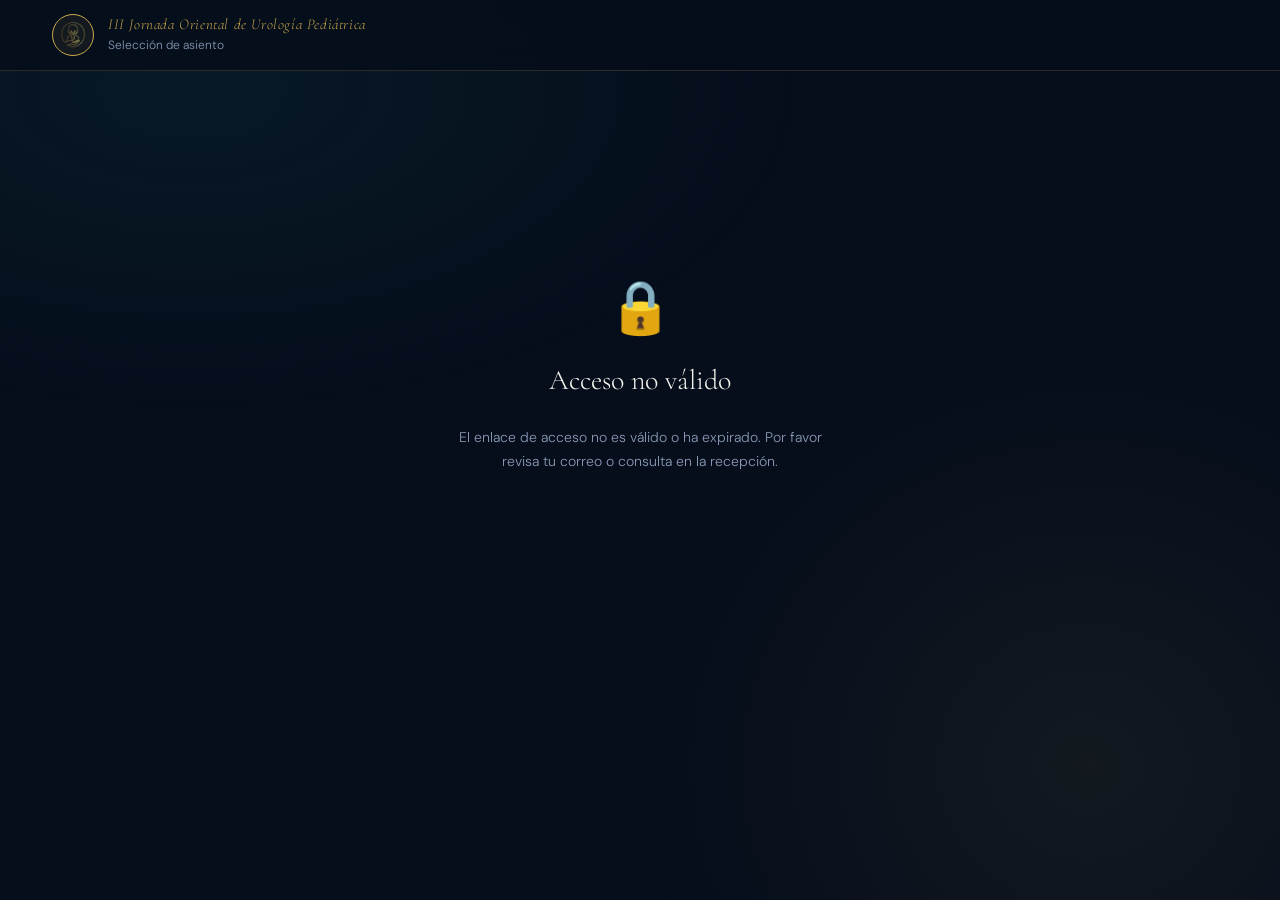
<file: asientos.html>
<!DOCTYPE html>
<html lang="es">
<head>
  <!--
    III Jornada Oriental de Urología Pediátrica – Selección de asiento
    Autor  : Julian Briceño
    Versión: 2.0.0
  -->
  <meta charset="UTF-8">
  <meta name="viewport" content="width=device-width, initial-scale=1.0">
  <title>Selección de Asiento · III Jornada Oriental de Urología Pediátrica</title>

  <link rel="preconnect" href="https://fonts.googleapis.com">
  <link rel="preconnect" href="https://fonts.gstatic.com" crossorigin>
  <link rel="icon" type="image/png" href="img/logo/logo.png">
  <link href="https://fonts.googleapis.com/css2?family=Cormorant+Garamond:ital,wght@0,300;0,400;0,600;1,300;1,400&family=DM+Sans:wght@300;400;500&display=swap" rel="stylesheet">
  <link rel="stylesheet" href="css/styles.css">
  <link rel="stylesheet" href="css/asientos.css">
</head>
<body>

  <!-- HEADER -->
  <header class="seat-header" id="mainNav">
    <div class="seat-header__brand">
      <div class="nav-logo-mark" aria-hidden="true">
        <img src="img/logo/logo.png" alt="Logo" style="width:28px;height:28px;object-fit:contain;">
      </div>
      <div>
        <p class="seat-header__title">III Jornada Oriental de Urología Pediátrica</p>
        <p class="seat-header__sub">Selección de asiento</p>
      </div>
    </div>

    <div class="seat-user-badge" id="user-badge" style="display:none" aria-label="Usuario autenticado">
      <div class="seat-user-badge__avatar" id="avatar-initials">?</div>
      <div class="seat-user-badge__info">
        <span class="seat-user-badge__name"   id="badge-nombre">—</span>
        <span class="seat-user-badge__cedula" id="badge-cedula">—</span>
      </div>
    </div>
  </header>

  <main class="seat-main">

    <!-- Acceso denegado -->
    <div class="seat-login" id="login-screen" style="display:none" role="alert">
      <span class="seat-login__icon" aria-hidden="true">🔒</span>
      <h2 class="sec-title" style="font-size:28px;">Acceso no válido</h2>
      <p id="login-msg" class="seat-login__msg">
        El enlace de acceso no es válido o ha expirado. Por favor revisa tu correo o consulta en la recepción.
      </p>
    </div>

    <!-- Contenido principal -->
    <div id="contenido" style="display:none">

      <!-- Toast de estado -->
      <div class="seat-toast" id="estado" role="status" aria-live="polite"></div>

      <!-- Asiento actual -->
      <div class="seat-current" id="asiento-actual" style="display:none" aria-label="Tu asiento actual">
        <span class="seat-current__icon" aria-hidden="true">🪑</span>
        <div class="seat-current__body">
          <span class="seat-current__label">Tu asiento actual</span>
          <span class="seat-current__value" id="asiento-actual-valor">—</span>
        </div>
      </div>

      <!-- Leyenda -->
      <div class="seat-legend" role="list" aria-label="Leyenda de estados">
        <div class="seat-legend__item" role="listitem">
          <span class="seat-legend__dot seat-legend__dot--libre"   aria-hidden="true"></span> Disponible
        </div>
        <div class="seat-legend__item" role="listitem">
          <span class="seat-legend__dot seat-legend__dot--ocupado" aria-hidden="true"></span> Ocupado
        </div>
        <div class="seat-legend__item" role="listitem">
          <span class="seat-legend__dot seat-legend__dot--mio"     aria-hidden="true"></span> Tu asiento
        </div>
      </div>

      <!-- Escenario -->
      <div class="seat-stage" aria-hidden="true">🎭 Escenario / Pantalla</div>

      <!-- Sala — generada por JS -->
      <div class="seat-sala" id="sala" role="grid" aria-label="Mapa de asientos"></div>

    </div>
  </main>

  <!-- Panel de confirmación -->
  <div class="seat-confirm-panel" id="panel-confirmar" role="dialog" aria-label="Confirmar asiento seleccionado">
    <div class="seat-confirm-panel__info">
      <span class="seat-confirm-panel__pre">Asiento seleccionado</span>
      <span class="seat-confirm-panel__sel" id="sel-label">—</span>
    </div>
    <button class="btn-primary seat-confirm-panel__btn" id="btn-confirmar" onclick="confirmarAsiento()">
      Confirmar asiento →
    </button>
  </div>

  <!-- Loading overlay -->
  <div class="seat-overlay" id="overlay" aria-hidden="true">
    <div class="seat-overlay__spinner"></div>
  </div>

  <script src="scripts/asientos.js" defer></script>
</body>
</html>
</file>
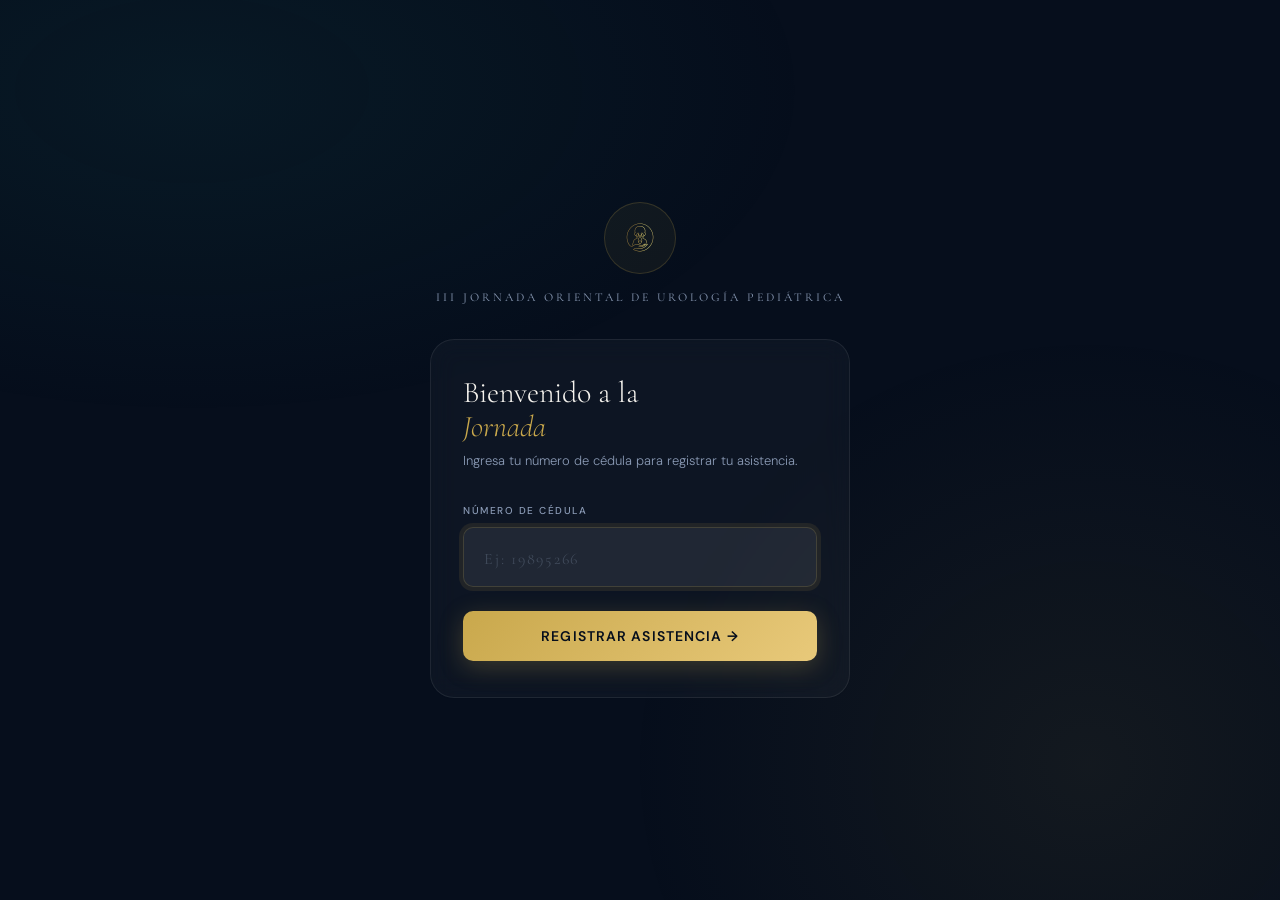
<file: checkin.html>
<!DOCTYPE html>
<html lang="es">
<head>
  <!--
    III Jornada Oriental de Urología Pediátrica – Check-in
    Autor  : Julian Briceño
    Versión: 2.0.0
  -->
  <meta charset="UTF-8">
  <meta name="viewport" content="width=device-width, initial-scale=1.0">
  <title>Check-in · III Jornada Oriental de Urología Pediátrica</title>

  <link rel="preconnect" href="https://fonts.googleapis.com">
  <link rel="preconnect" href="https://fonts.gstatic.com" crossorigin>
  <link rel="icon" type="image/png" href="img/logo/logo.png">
  <link href="https://fonts.googleapis.com/css2?family=Cormorant+Garamond:ital,wght@0,300;0,400;0,600;1,300;1,400&family=DM+Sans:wght@300;400;500&display=swap" rel="stylesheet">
  <link rel="stylesheet" href="css/styles.css">
  <link rel="stylesheet" href="css/checkin.css">
</head>
<body class="checkin-body">

  <!-- BRAND -->
  <div class="checkin-brand">
    <div class="checkin-brand__ring" aria-hidden="true">
      <img src="img/logo/logo.png" alt="Logo" style="width:32px;height:32px;object-fit:contain;">
    </div>
    <h1 class="checkin-brand__name">III Jornada Oriental de Urología Pediátrica</h1>
  </div>

  <!-- CARD -->
  <div class="checkin-card" role="main">

    <!-- PANTALLA: LOGIN -->
    <div class="checkin-screen checkin-screen--active" id="screen-login">
      <h2 class="checkin-card__title">Bienvenido a la<br><em>Jornada</em></h2>
      <p class="checkin-card__sub">Ingresa tu número de cédula para registrar tu asistencia.</p>

      <div class="checkin-field">
        <label class="checkin-label" for="cedula-input">Número de cédula</label>
        <input
          class="checkin-input"
          type="text"
          id="cedula-input"
          placeholder="Ej: 19895266"
          inputmode="numeric"
          autocomplete="off"
          autofocus
          aria-label="Número de cédula"
        >
      </div>

      <button class="checkin-btn-primary" id="btn-checkin" onclick="hacerCheckin()">
        Registrar asistencia →
      </button>

      <div class="checkin-msg-error" id="msg-error" role="alert"></div>
    </div>

    <!-- PANTALLA: BIENVENIDA -->
    <div class="checkin-screen" id="screen-bienvenida">
      <div class="checkin-welcome__icon" aria-hidden="true">🎓</div>
      <p class="checkin-welcome__congreso">III Jornada Oriental de Urología Pediátrica</p>
      <h3 class="checkin-welcome__nombre" id="w-nombre">—</h3>
      <p class="checkin-welcome__sub" id="w-sub">—</p>

      <div class="checkin-info-grid">
        <div class="checkin-info-row">
          <span class="checkin-info-row__icon" aria-hidden="true">🪪</span>
          <div class="checkin-info-row__data">
            <span class="checkin-info-row__label">Cédula</span>
            <span class="checkin-info-row__value" id="w-cedula">—</span>
          </div>
        </div>
        <div class="checkin-info-row">
          <span class="checkin-info-row__icon" aria-hidden="true">🎓</span>
          <div class="checkin-info-row__data">
            <span class="checkin-info-row__label">Categoría</span>
            <span class="checkin-info-row__value" id="w-categoria">—</span>
          </div>
        </div>
        <div class="checkin-info-row" id="w-asiento-row">
          <span class="checkin-info-row__icon" aria-hidden="true">🪑</span>
          <div class="checkin-info-row__data">
            <span class="checkin-info-row__label">Asiento asignado</span>
            <span class="checkin-info-row__value" id="w-asiento">—</span>
          </div>
        </div>
      </div>

      <div class="checkin-stamp">
        <strong id="w-hora">—</strong>
        Check-in registrado
      </div>

      <button class="checkin-btn-secondary" onclick="resetear()">
        ← Registrar otra persona
      </button>
    </div>

    <!-- PANTALLA: YA REGISTRADO -->
    <div class="checkin-screen" id="screen-ya">
      <div class="checkin-ya__icon" aria-hidden="true">⚠️</div>
      <h3 class="checkin-welcome__nombre" id="ya-nombre">—</h3>
      <p class="checkin-ya__msg">Esta persona ya registró su asistencia anteriormente.</p>

      <div class="checkin-info-row" style="margin-bottom:12px;">
        <span class="checkin-info-row__icon" aria-hidden="true">🕐</span>
        <div class="checkin-info-row__data">
          <span class="checkin-info-row__label">Hora de entrada registrada</span>
          <span class="checkin-info-row__value checkin-info-row__value--gold" id="ya-hora">—</span>
        </div>
      </div>

      <div class="checkin-info-row" style="margin-bottom:10px;">
        <span class="checkin-info-row__icon">🪪</span>
        <div class="checkin-info-row__data">
          <span class="checkin-info-row__label">Cédula</span>
          <span class="checkin-info-row__value" id="w-cedula">—</span>
        </div>
      </div>
      <div class="checkin-info-row" style="margin-bottom:12px;">
        <span class="checkin-info-row__icon">🎓</span>
        <div class="checkin-info-row__data">
          <span class="checkin-info-row__label">Categoría</span>
          <span class="checkin-info-row__value" id="w-categoria">—</span>
        </div>
      </div>

      <button class="checkin-btn-secondary" style="margin-top:12px;" onclick="resetear()">
        ← Registrar otra persona
      </button>
    </div>

  </div><!-- /checkin-card -->

  <!-- Loading overlay -->
  <div class="checkin-overlay" id="overlay" aria-hidden="true">
    <div class="checkin-overlay__spinner"></div>
  </div>

  <script src="scripts/checkin.js" defer></script>
</body>
</html>
</file>
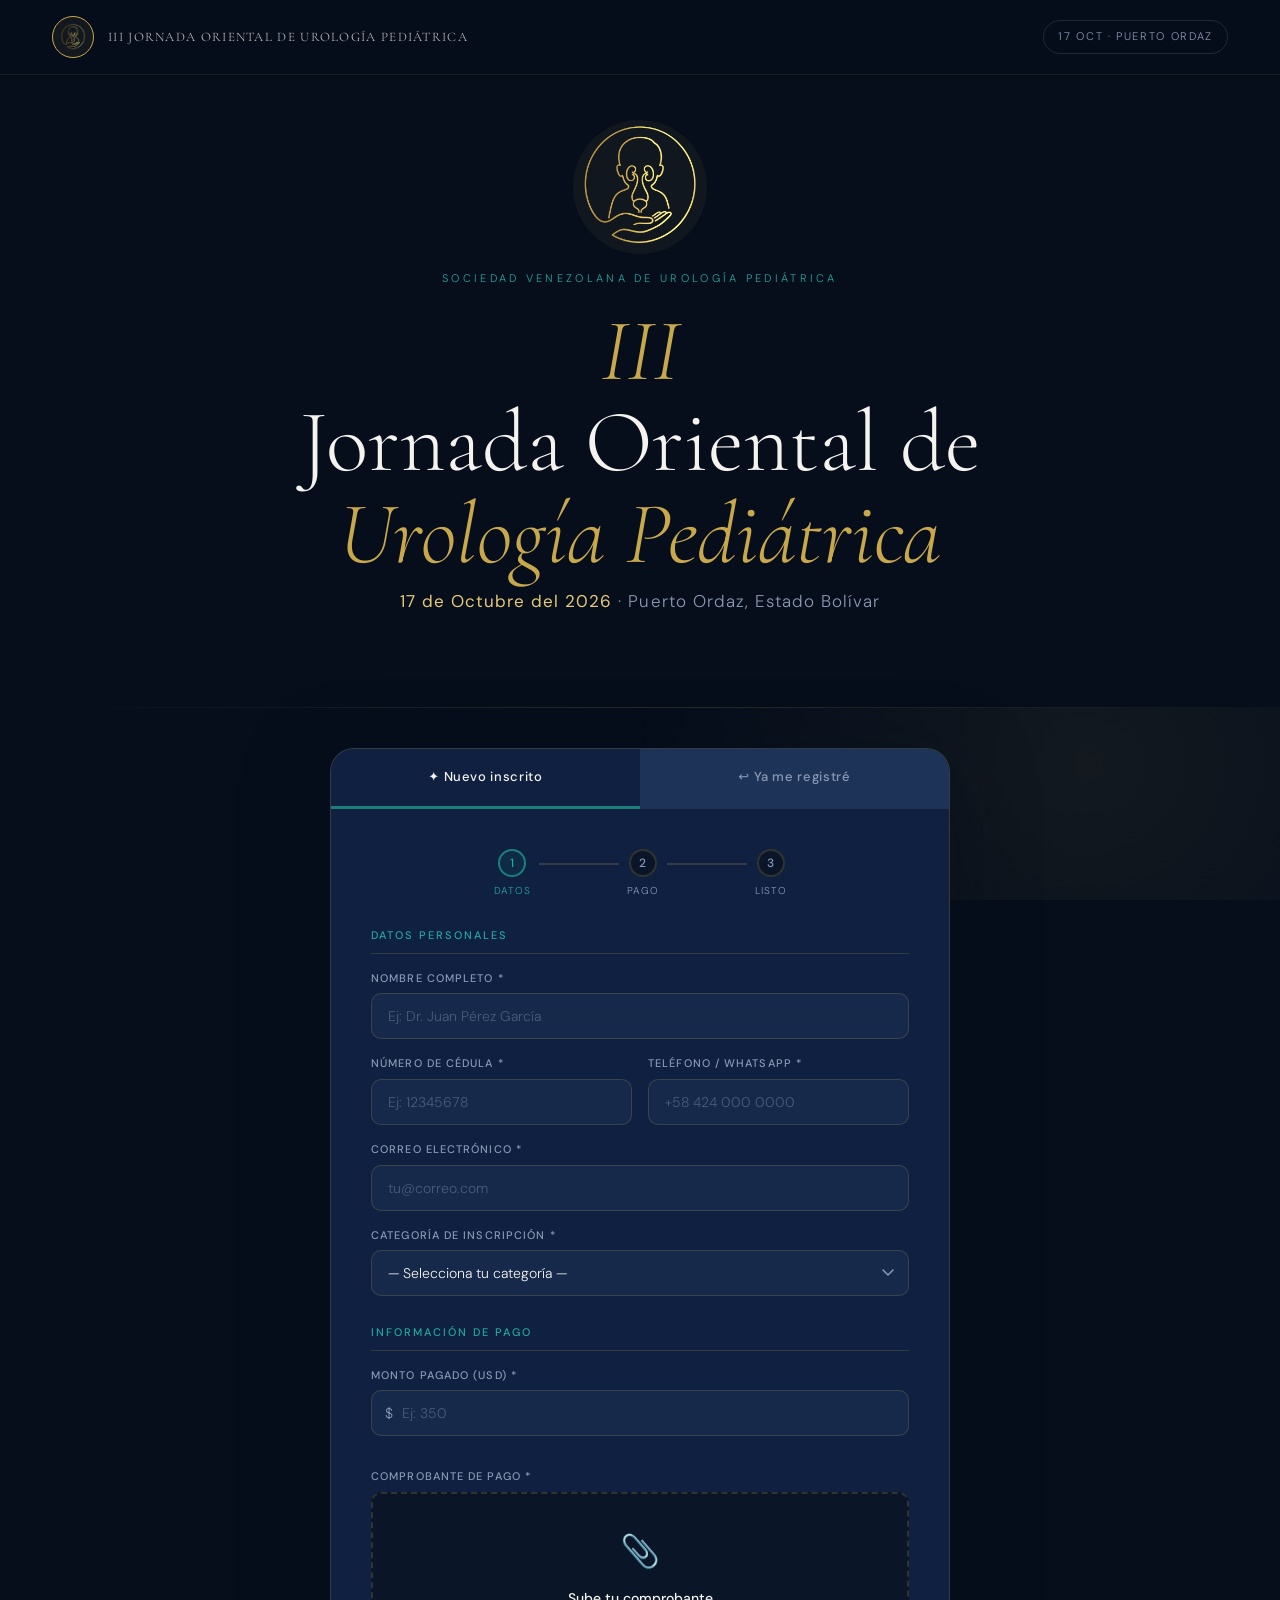
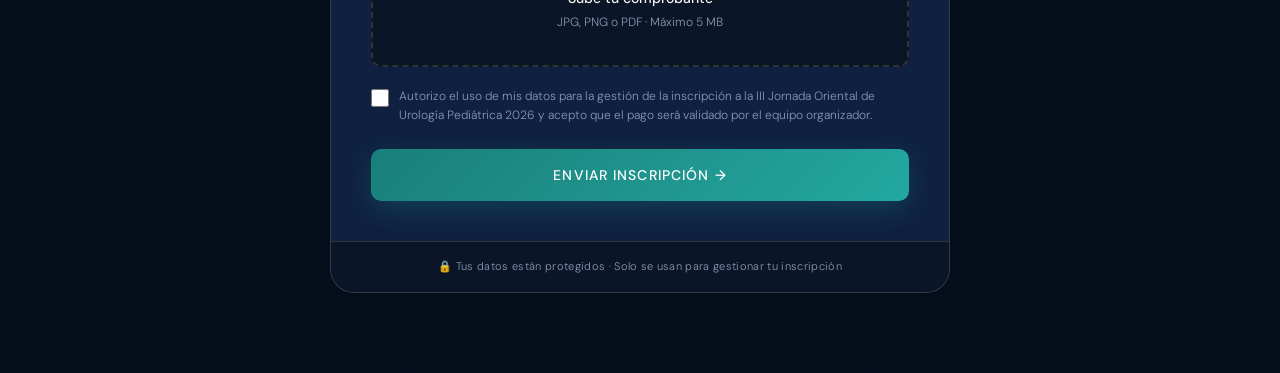
<file: Inscripcion.html>
<!DOCTYPE html>
<html lang="es">
<head>
  <!--
    III Jornada Oriental de Urología Pediátrica – Puerto Ordaz
    Autor  : Julian Briceño
    Versión: 2.0.0
  -->

  <meta charset="UTF-8">
  <meta name="viewport" content="width=device-width, initial-scale=1.0">

  <!-- SEO -->
  <title>Inscripción · III Jornada Oriental de Urología Pediátrica</title>
  <meta name="description" content="III Jornada UP 2026: inscripción y validación de pago. 17 de octubre, Puerto Ordaz, Estado Bolívar.">
  <meta name="robots" content="index, follow">

  <!-- Open Graph -->
  <meta property="og:type"        content="website">
  <meta property="og:url"         content="https://congreso.urologiapediatrica.com.ve/inscripcion">
  <meta property="og:title"       content="Inscripción · III Jornada Oriental de Urología Pediátrica">
  <meta property="og:description" content="17 de octubre · Puerto Ordaz · 17 expertos · 8 horas académicas">
  <meta property="og:image"       content="https://congreso.urologiapediatrica.com.ve/og-image.jpg">
  <meta name="twitter:card"       content="summary_large_image">

  <link rel="preconnect" href="https://fonts.googleapis.com">
  <link rel="preconnect" href="https://fonts.gstatic.com" crossorigin>
  <link rel="icon" type="image/png" href="img/logo/logo.png">
  <link href="https://fonts.googleapis.com/css2?family=Cormorant+Garamond:ital,wght@0,300;0,400;0,600;1,300;1,400&family=DM+Sans:wght@300;400;500&display=swap" rel="stylesheet">
  <link rel="stylesheet" href="css/styles.css">
  <link rel="stylesheet" href="css/inscripcion.css">
</head>
<body>

  <!-- NAVEGACIÓN -->
  <nav class="main-nav" id="mainNav" role="navigation" aria-label="Navegación principal">
    <div class="nav-logo">
      <div class="nav-logo-mark" aria-hidden="true">
        <img src="img/logo/logo.png" alt="Logo" style="width:28px;height:28px;object-fit:contain;">
      </div>
      <span class="nav-logo-text">III Jornada Oriental de Urología Pediátrica</span>
    </div>
    <div class="nav-right">
      <span class="nav-date-badge" aria-label="Fecha del evento">17 Oct · Puerto Ordaz</span>
    </div>
  </nav>

  <!-- HERO -->
  <section class="hero-template" aria-label="Encabezado">
    <div class="hero-logo-ring" aria-hidden="true">
      <img class="hero-logo-img" src="img/logo/logo.png" alt="Logo">
    </div>
    <p class="hero-eyebrow">Sociedad Venezolana de Urología Pediátrica</p>
    <h1 class="hero-title"><em>III</em><br>Jornada Oriental de<br><em>Urología Pediátrica</em></h1>
    <p class="hero-subtitle"><strong>17 de Octubre del 2026</strong>&nbsp;·&nbsp;Puerto Ordaz, Estado Bolívar</p>
  </section>

  <div class="section-divider" role="separator"></div>

  <!-- CONTENEDOR DEL FORMULARIO -->
  <div class="insc-wrapper">
    <div class="insc-card" id="mainCard">

      <!-- TABS -->
      <div class="insc-tabs">
        <div class="insc-tab insc-tab--active" data-tab="nuevo" onclick="switchTab('nuevo')">
          ✦ Nuevo inscrito
        </div>
        <div class="insc-tab" data-tab="retorno" onclick="switchTab('retorno')">
          ↩ Ya me registré
        </div>
      </div>

      <!-- ══════════════════════════════════
           PANEL: NUEVO INSCRITO
      ══════════════════════════════════ -->
      <div class="insc-panel insc-panel--active" id="panel-nuevo">

        <!-- Progreso -->
        <div class="insc-progress">
          <div class="insc-step insc-step--active" id="ps1">
            <div class="insc-step__dot">1</div>
            <span class="insc-step__label">Datos</span>
          </div>
          <div class="insc-progress__line" id="pl1"></div>
          <div class="insc-step" id="ps2">
            <div class="insc-step__dot">2</div>
            <span class="insc-step__label">Pago</span>
          </div>
          <div class="insc-progress__line" id="pl2"></div>
          <div class="insc-step" id="ps3">
            <div class="insc-step__dot">3</div>
            <span class="insc-step__label">Listo</span>
          </div>
        </div>

        <form id="formNuevo" novalidate>

          <!-- DATOS PERSONALES -->
          <p class="insc-section-title">Datos personales</p>
          <div class="insc-grid">
            <div class="insc-field insc-field--full">
              <label class="insc-label" for="nombre">Nombre completo *</label>
              <input class="insc-input" type="text" id="nombre" placeholder="Ej: Dr. Juan Pérez García" autocomplete="name">
              <span class="insc-error" id="err-nombre">Por favor ingresa tu nombre completo.</span>
            </div>
            <div class="insc-field">
              <label class="insc-label" for="cedula">Número de cédula *</label>
              <input class="insc-input" type="text" id="cedula" placeholder="Ej: 12345678" inputmode="numeric">
              <span class="insc-error" id="err-cedula">Ingresa un número de cédula válido.</span>
            </div>
            <div class="insc-field">
              <label class="insc-label" for="telefono">Teléfono / WhatsApp *</label>
              <input class="insc-input" type="tel" id="telefono" placeholder="+58 424 000 0000" autocomplete="tel">
              <span class="insc-error" id="err-telefono">Ingresa un número de teléfono válido.</span>
            </div>
            <div class="insc-field insc-field--full">
              <label class="insc-label" for="correo">Correo electrónico *</label>
              <input class="insc-input" type="text" id="correo" placeholder="tu@correo.com" autocomplete="email" inputmode="email">
              <span class="insc-error" id="err-correo">Ingresa un correo electrónico válido.</span>
            </div>
            <div class="insc-field insc-field--full">
              <label class="insc-label" for="categoria">Categoría de inscripción *</label>
              <select class="insc-input insc-select" id="categoria">
                <option value="">— Selecciona tu categoría —</option>
                <option value="Médico General">Médico General</option>
                <option value="Médico Especialista">Médico Especialista</option>
                <option value="Residente / Interno">Residente / Interno</option>
                <option value="Estudiante de Medicina">Estudiante de Medicina</option>
                <option value="Otro profesional de salud">Otro profesional de salud</option>
              </select>
              <span class="insc-error" id="err-categoria">Selecciona una categoría.</span>
            </div>
          </div>

          <!-- PAGO -->
          <p class="insc-section-title">Información de pago</p>
          <div class="insc-grid">
            <div class="insc-field insc-field--full">
              <label class="insc-label" for="monto">Monto pagado (USD) *</label>
              <div class="insc-amount">
                <span class="insc-amount__prefix">$</span>
                <input class="insc-input" type="text" id="monto" placeholder="Ej: 350" inputmode="numeric">
              </div>
              <span class="insc-error" id="err-monto">Ingresa el monto pagado.</span>
            </div>

            <div class="insc-field insc-field--full">
              <div class="insc-partial-note" id="partialNote">
                💳 <strong>Pago parcial:</strong> Si no puedes pagar el valor completo ahora, puedes enviar este comprobante. Podrás regresar con tu cédula para completar el pago más adelante. El acceso se habilitará una vez se confirme el pago total.
              </div>
            </div>

            <div class="insc-field insc-field--full">
              <label class="insc-label">Comprobante de pago *</label>
              <div class="insc-filedrop" id="fileDrop" onclick="document.getElementById('comprobanteFile').click()">
                <input type="file" id="comprobanteFile" accept="image/*,.pdf" style="display:none">
                <span class="insc-filedrop__icon">📎</span>
                <p class="insc-filedrop__title">Sube tu comprobante</p>
                <p class="insc-filedrop__hint">JPG, PNG o PDF · Máximo 5 MB</p>
              </div>
              <div class="insc-filepreview" id="filePreview">
                <span>✅</span>
                <span class="insc-filepreview__name" id="fileName">—</span>
                <button class="insc-filepreview__remove" onclick="removeFile(event)" title="Eliminar">✕</button>
              </div>
              <span class="insc-error" id="err-comprobante">Adjunta el comprobante de pago.</span>
            </div>
          </div>

          <!-- TÉRMINOS -->
          <div class="insc-terms">
            <input type="checkbox" id="terminos" class="insc-checkbox">
            <label class="insc-terms__label" for="terminos">
              Autorizo el uso de mis datos para la gestión de la inscripción a la III Jornada Oriental de Urología Pediátrica 2026 y acepto que el pago será validado por el equipo organizador.
            </label>
          </div>
          <span class="insc-error" id="err-terminos">Debes aceptar los términos para continuar.</span>

          <div class="insc-banner insc-banner--error" id="errorBanner">
            ⚠️ Ocurrió un error al enviar el formulario. Por favor intenta de nuevo o contacta a los organizadores.
          </div>

          <button type="submit" class="btn-primary insc-submit" id="btnSubmit">
            <span class="btn-text">Enviar inscripción →</span>
            <span class="insc-spinner"></span>
          </button>

        </form>
      </div><!-- /panel-nuevo -->

      <!-- ══════════════════════════════════
           PANEL: RETORNO
      ══════════════════════════════════ -->
      <div class="insc-panel" id="panel-retorno">

        <div class="insc-search">
          <h3 class="sec-title" style="font-size:22px;">Busca tu inscripción</h3>
          <p style="font-size:13px;color:var(--color-muted);margin-bottom:28px;">Ingresa tu número de cédula para ver tu estado y, si es necesario, complementar tu pago.</p>
          <div class="insc-search__row">
            <input class="insc-input" type="text" id="cedulaBuscar" placeholder="Número de cédula" inputmode="numeric">
            <button class="insc-btn-search" id="btnBuscar" onclick="buscarInscripcion()">Buscar →</button>
          </div>
        </div>

        <!-- Resultado -->
        <div class="insc-status" id="statusCard">
          <div class="insc-status__header">
            <div class="insc-status__avatar">👤</div>
            <div class="insc-status__info">
              <h4 id="statusNombre">—</h4>
              <p id="statusCodigo">Código: —</p>
              <div class="insc-badge insc-badge--pendiente" id="statusBadge">⏳ Pendiente</div>
            </div>
          </div>
          <div class="insc-status__detail" id="statusDetail">Cargando información...</div>

          <!-- Complemento de pago -->
          <div id="complementoPago" style="display:none;">
            <p class="insc-section-title" id="tituloComplemento" style="margin-top:0;">Subir nuevo comprobante</p>
            <div class="insc-field" style="margin-bottom:14px;">
              <label class="insc-label">Monto adicional (USD)</label>
              <div class="insc-amount">
                <span class="insc-amount__prefix">$</span>
                <input class="insc-input" type="text" id="montoAdicional" placeholder="Monto de este pago">
              </div>
            </div>
            <div class="insc-field">
              <label class="insc-label">Comprobante adicional</label>
              <div class="insc-filedrop" id="fileDrop2" onclick="document.getElementById('comprobanteAdicional').click()">
                <input type="file" id="comprobanteAdicional" accept="image/*,.pdf" style="display:none">
                <span class="insc-filedrop__icon">📎</span>
                <p class="insc-filedrop__title">Nuevo comprobante</p>
                <p class="insc-filedrop__hint">JPG, PNG o PDF · Máximo 5 MB</p>
              </div>
              <div class="insc-filepreview" id="filePreview2">
                <span>✅</span>
                <span class="insc-filepreview__name" id="fileName2">—</span>
                <button class="insc-filepreview__remove" onclick="removeFile2(event)" title="Eliminar">✕</button>
              </div>
            </div>
            <button class="btn-primary insc-submit" id="btnComplemento" onclick="enviarComplemento()" style="margin-top:16px;">
              <span class="btn-text">Enviar pago adicional →</span>
              <span class="insc-spinner"></span>
            </button>
          </div>
        </div><!-- /statusCard -->

        <div class="insc-banner insc-banner--error" id="errorBanner2"></div>

      </div><!-- /panel-retorno -->

      <!-- ══════════════════════════════════
           PANTALLA DE ÉXITO
      ══════════════════════════════════ -->
      <div class="insc-success" id="successScreen">
        <div class="insc-success__circle">✓</div>
        <h2 class="sec-title" style="font-size:28px;">¡Gracias por tu <em>pago!</em></h2>
        <p id="successMsg" style="font-size:14px;color:var(--color-muted);max-width:400px;margin:0 auto 28px;line-height:1.7;">
          Tu comprobante fue recibido. El equipo del congreso lo validará y te contactará.
        </p>

        <div class="insc-codebox">
          <small>Tu código de inscripción</small>
          <span id="successCode">—</span>
        </div>

        <div class="insc-success__steps">
          <div class="insc-success__step"><span>📬</span><span>Recibirás un correo de confirmación en los próximos minutos.</span></div>
          <div class="insc-success__step"><span>⏱️</span><span>El pago será revisado en un plazo máximo de <strong>48 horas hábiles</strong>.</span></div>
          <div class="insc-success__step"><span>📲</span><span>Te notificaremos a tu correo y WhatsApp cuando el acceso esté habilitado.</span></div>
          <div class="insc-success__step"><span>🔖</span><span>Guarda tu código de inscripción. Lo necesitarás para acceder al contenido.</span></div>
        </div>
      </div>

      <!-- FOOTER CARD -->
      <div class="insc-footer">
        🔒 Tus datos están protegidos · Solo se usan para gestionar tu inscripción
      </div>

    </div><!-- /insc-card -->
  </div><!-- /insc-wrapper -->

  <script src="scripts/inscripcion.js" defer></script>
</body>
</html>
</file>
<file: css/styles.css>
/* ============================================================
       01. Variables & Reset
       ============================================================ */
    :root {
      --color-bg-darkest : #060e1c;
      --color-bg-dark    : #0a1628;
      --color-bg-mid     : #0f2040;
      --color-bg-light   : #16294a;
      --color-bg-lighter : #1e3358;
      --color-gold       : #c9a84c;
      --color-gold-light : #e8c97a;
      --color-teal       : #1a7f7a;
      --color-teal-light : #23a89f;
      --color-white      : #f5f3ee;
      --color-muted      : #8a9ab5;
      --color-border     : rgba(201, 168, 76, 0.2);
      --color-success    : #3db87a;
      --color-error      : #e05c5c;
      --tab-active       : rgb(184, 194, 241);
      --teal             :     #0e7b73;
      --teal-l           :   #13a99e;
      --border           :   #dde2ea;
      --section-padding-y: 96px;
      --section-padding-x: 52px;
      --font-serif       : 'Cormorant Garamond', Georgia, serif;
      --font-sans        : 'DM Sans', system-ui, sans-serif;
      --transition-fast  : 0.25s ease;
      --transition-med   : 0.35s ease;
      --transition-slow  : 0.55s cubic-bezier(0.25, 0.46, 0.45, 0.94);
      --radius-sm        : 10px;
      --radius-md        : 16px;
      --radius-lg        : 24px;
      --radius-pill      : 100px;
    }

    *, *::before, *::after { margin: 0; padding: 0; box-sizing: border-box; }
    html { scroll-behavior: smooth; }

    /* ============================================================
       02. Base
       ============================================================ */
    body {
      background : var(--color-bg-darkest);
      color      : var(--color-white);
      font-family: var(--font-sans);
      font-weight: 300;
      overflow-x : hidden;
      line-height: 1.6;
    }
    body::before {
      content        : '';
      position       : fixed;
      inset          : 0;
      background     :
        radial-gradient(ellipse 80% 60% at 15% 10%, rgba(26,127,122,0.1) 0%, transparent 60%),
        radial-gradient(ellipse 60% 80% at 85% 85%, rgba(201,168,76,0.07) 0%, transparent 60%);
      pointer-events : none;
      z-index        : 0;
    }
    .page-wrapper { position: relative; z-index: 1; }

    /* ============================================================
       03. Utilidades
       ============================================================ */
    .skip-link {
      position     : absolute;
      top          : -9999px;
      left         : 0;
      background   : var(--color-teal);
      color        : #fff;
      padding      : 8px 16px;
      border-radius: 0 0 var(--radius-sm) 0;
      font-size    : 13px;
      font-weight  : 500;
      z-index      : 9999;
      transition   : top var(--transition-fast);
    }
    .skip-link:focus { top: 0; }

    .sec-label {
      display       : block;
      font-size     : 10px;
      letter-spacing: 0.32em;
      text-transform: uppercase;
      color         : var(--color-teal-light);
      margin-bottom : 14px;
    }
    .sec-title {
      font-family  : var(--font-serif);
      font-size    : clamp(30px, 4.5vw, 54px);
      font-weight  : 300;
      line-height  : 1.1;
      margin-bottom: 14px;
    }
    .sec-title em { font-style: italic; color: var(--color-gold); }

    .gold-line {
      width     : 56px;
      height    : 1px;
      background: linear-gradient(to right, transparent, var(--color-gold), transparent);
      margin    : 0 auto 28px;
    }
    .section-divider {
      width     : 100%;
      max-width : 1200px;
      height    : 1px;
      background: linear-gradient(to right, transparent, rgba(201,168,76,0.18), transparent);
      margin    : 0 auto;
    }

    .btn-primary {
      display        : inline-flex;
      align-items    : center;
      gap            : 10px;
      background     : linear-gradient(135deg, var(--color-teal), var(--color-teal-light));
      color          : #fff;
      font-family    : var(--font-sans);
      font-size      : 14px;
      font-weight    : 500;
      letter-spacing : 0.08em;
      text-transform : uppercase;
      padding        : 17px 38px;
      border-radius  : var(--radius-pill);
      border         : none;
      cursor         : pointer;
      text-decoration: none;
      transition     : transform var(--transition-fast), box-shadow var(--transition-fast);
      box-shadow     : 0 8px 28px rgba(26,127,122,0.35);
    }
    .btn-primary:hover { transform: translateY(-2px); box-shadow: 0 16px 44px rgba(26,127,122,0.5); }

    .btn-ghost {
      display        : inline-flex;
      align-items    : center;
      gap            : 8px;
      background     : transparent;
      color          : var(--color-gold);
      font-family    : var(--font-sans);
      font-size      : 13px;
      font-weight    : 400;
      letter-spacing : 0.08em;
      text-transform : uppercase;
      padding        : 15px 30px;
      border-radius  : var(--radius-pill);
      border         : 1px solid var(--color-border);
      cursor         : pointer;
      text-decoration: none;
      transition     : background var(--transition-fast), border-color var(--transition-fast);
    }
    .btn-ghost:hover { background: rgba(201,168,76,0.08); border-color: var(--color-gold); }

    /* ============================================================
       04. Navegación
       ============================================================ */
    .main-nav {
      position        : fixed;
      top             : 0; left: 0; right: 0;
      z-index         : 200;
      padding         : 16px var(--section-padding-x);
      display         : flex;
      align-items     : center;
      justify-content : space-between;
      background      : rgba(6,14,28,0.92);
      backdrop-filter : blur(12px);
      -webkit-backdrop-filter: blur(12px);
      border-bottom   : 1px solid rgba(201,168,76,0.1);
      transition      : padding var(--transition-med), background var(--transition-med);
    }
    .main-nav.scrolled { padding: 12px var(--section-padding-x); background: rgba(6,14,28,0.98); }

    .nav-logo { display: flex; align-items: center; gap: 14px; }
    .nav-logo-mark {
      width        : 42px; height: 42px;
      border       : 1.5px solid var(--color-gold);
      border-radius: 50%;
      display      : flex; align-items: center; justify-content: center;
      background   : rgba(201,168,76,0.07);
      flex-shrink  : 0;
    }
    .nav-logo-mark svg { width: 24px; height: 24px; }
    .nav-logo-text {
      font-family   : var(--font-serif);
      font-size     : 13px;
      letter-spacing: 0.1em;
      text-transform: uppercase;
      color         : var(--color-white);
      opacity       : 0.85;
      line-height   : 1.3;
    }
    .nav-right { display: flex; align-items: center; gap: 12px; }
    .nav-date-badge {
      font-size     : 11px;
      letter-spacing: 0.15em;
      text-transform: uppercase;
      color         : var(--color-muted);
      padding       : 7px 14px;
      border        : 1px solid rgba(138,154,181,0.2);
      border-radius : var(--radius-pill);
      white-space   : nowrap;
    }
    .nav-cta {
      display        : inline-flex;
      align-items    : center;
      gap            : 7px;
      background     : linear-gradient(135deg, var(--color-teal), var(--color-teal-light));
      color          : #fff;
      font-size      : 12px;
      font-weight    : 500;
      letter-spacing : 0.08em;
      text-transform : uppercase;
      padding        : 10px 22px;
      border-radius  : var(--radius-pill);
      text-decoration: none;
      white-space    : nowrap;
      transition     : transform var(--transition-fast), box-shadow var(--transition-fast);
      box-shadow     : 0 4px 16px rgba(26,127,122,0.4);
    }
    .nav-cta:hover { transform: translateY(-1px); box-shadow: 0 8px 28px rgba(26,127,122,0.55); }

    /* ============================================================
       05. Hero
       ============================================================ */
    .hero {
      min-height     : 100vh;
      display        : flex;
      flex-direction : column;
      align-items    : center;
      justify-content: center;
      padding        : 120px 24px 80px;
      text-align     : center;
      position       : relative;
      background     : var(--color-bg-darkest);
    }
    .hero-template {
      min-height     : 30vh;
      display        : flex;
      flex-direction : column;
      align-items    : center;
      justify-content: center;
      padding        : 120px 24px 40px;
      text-align     : center;
      position       : relative;
      background     : var(--color-bg-darkest);
    }
    .hero-logo-ring {
      width        : 134px; height: 134px;
      border-radius: 50%;
      display      : flex; align-items: center; justify-content: center;
      margin       : 0 auto 16px;
      background   : rgba(201,168,76,0.06);
      opacity      : 0;
      animation    : anim-fade-up 0.7s 0.1s ease forwards;
    }
    .hero-logo-img {
      width: 100%;
      height: 100%;
      object-fit: contain;
    }
    .hero-eyebrow {
      font-size     : 11px;
      letter-spacing: 0.3em;
      text-transform: uppercase;
      color         : var(--color-teal-light);
      margin-bottom : 18px;
      opacity       : 0;
      animation     : anim-fade-up 0.7s 0.3s ease forwards;
    }
    .hero-title {
      font-family  : var(--font-serif);
      font-size    : clamp(40px, 7vw, 88px);
      font-weight  : 300;
      line-height  : 1.04;
      margin-bottom: 8px;
      opacity      : 0;
      animation    : anim-fade-up 0.7s 0.4s ease forwards;
    }
    .hero-title em { font-style: italic; color: var(--color-gold); }
    .hero-subtitle {
      font-size     : clamp(13px, 2vw, 17px);
      color         : var(--color-muted);
      letter-spacing: 0.06em;
      margin-bottom : 52px;
      opacity       : 0;
      animation     : anim-fade-up 0.7s 0.5s ease forwards;
    }
    .hero-subtitle strong { color: var(--color-gold-light); font-weight: 400; }
    .hero-cards {
      display        : flex;
      gap            : 14px;
      flex-wrap      : wrap;
      justify-content: center;
      margin-bottom  : 52px;
      opacity        : 0;
      animation      : anim-fade-up 0.7s 0.6s ease forwards;
    }
    .info-card {
      background    : rgba(22,41,74,0.8);
      border        : 1px solid var(--color-border);
      border-radius : var(--radius-md);
      padding       : 18px 24px;
      text-align    : left;
      min-width     : 145px;
      backdrop-filter: blur(8px);
    }
    .info-card__label {
      font-size     : 10px;
      letter-spacing: 0.2em;
      text-transform: uppercase;
      color         : var(--color-muted);
      margin-bottom : 6px;
      display       : block;
    }
    .info-card__value { font-family: var(--font-serif); font-size: 21px; color: var(--color-gold); }
    .hero-btn-row {
      display        : flex;
      gap            : 14px;
      flex-wrap      : wrap;
      justify-content: center;
      opacity        : 0;
      animation      : anim-fade-up 0.7s 0.75s ease forwards;
    }
    .scroll-hint {
      position      : absolute;
      bottom        : 30px;
      left          : 50%;
      transform     : translateX(-50%);
      display       : flex;
      flex-direction: column;
      align-items   : center;
      gap           : 8px;
      opacity       : 0;
      animation     : anim-fade-in 1s 1.4s ease forwards, anim-bob 2.2s 2.4s ease-in-out infinite;
    }
    .scroll-hint__text  { font-size: 10px; letter-spacing: 0.22em; text-transform: uppercase; color: var(--color-muted); }
    .scroll-hint__arrow { font-size: 18px; color: var(--color-muted); }

    /* ============================================================
       06. Ponentes — banda de scroll infinito
       ============================================================ */
    .ponentes-section {
      padding   : var(--section-padding-y) 0;
      background: var(--color-bg-mid);
      position  : relative;
      overflow  : hidden;
    }
    .ponentes-header {
      padding      : 0 var(--section-padding-x);
      margin-bottom: 52px;
      text-align   : center;
      max-width    : 800px;
      margin-left  : auto;
      margin-right : auto;
    }
    .ponentes-header p {
      color      : var(--color-muted);
      font-size  : 14px;
      margin-top : 8px;
      max-width  : 500px;
      line-height: 1.7;
      margin-left: auto;
      margin-right: auto;
    }

    /* Banda de desplazamiento continuo — misma mecánica que patrocinantes */
    .speakers-band {
      overflow           : hidden;
      mask-image         : linear-gradient(to right, transparent, black 8%, black 92%, transparent);
      -webkit-mask-image : linear-gradient(to right, transparent, black 8%, black 92%, transparent);
      padding            : 24px 0 32px;
    }
    .speakers-track {
      display   : flex;
      gap       : 28px;
      width     : max-content;
      animation : anim-scroll-left 40s linear infinite;
    }
    /* Controles prev / next de ponentes */
    .speakers-controls {
      display        : flex;
      align-items    : center;
      justify-content: center;
      gap            : 20px;
      margin-top     : 36px;
      padding        : 0 var(--section-padding-x);
    }
    .speakers-btn {
      width        : 52px;
      height       : 52px;
      border       : 1px solid var(--color-border);
      border-radius: 50%;
      background   : var(--color-bg-light);
      color        : var(--color-gold);
      font-size    : 22px;
      cursor       : pointer;
      display      : flex;
      align-items  : center;
      justify-content: center;
      transition   : background var(--transition-fast), border-color var(--transition-fast), transform var(--transition-fast);
      box-shadow   : 0 4px 10px rgba(0,0,0,0.2);
    }
    .speakers-btn:hover {
      background  : rgba(201,168,76,0.15);
      border-color: var(--color-gold);
      transform   : scale(1.12);
    }

    /* Tarjeta de ponente */
    .speaker-card {
      background   : var(--color-bg-light);
      border       : 1px solid var(--color-border);
      border-radius: var(--radius-lg);
      overflow     : hidden;
      flex-shrink  : 0;
      width        : 280px;
      transition   : transform var(--transition-med), border-color var(--transition-med), box-shadow var(--transition-med);
      box-shadow   : 0 15px 30px rgba(0,0,0,0.3);
    }
    .speaker-card__image { width: 100%; height: 240px; position: relative; overflow: hidden; }
    .speaker-card__image img {
      width     : 100%; height: 100%;
      object-fit: cover;
      transition: transform var(--transition-slow);
    }
    .speaker-card__initials {
      position       : absolute;
      inset          : 0;
      display        : flex;
      align-items    : center;
      justify-content: center;
      font-family    : var(--font-serif);
      font-size      : 52px;
      font-style     : italic;
      font-weight    : 700;
      color          : var(--color-white);
      background     : linear-gradient(145deg, var(--color-bg-mid), var(--color-bg-light));
    }
    .speaker-card__body { padding: 22px 20px; text-align: center; }
    .speaker-card__name {
      font-family  : var(--font-serif);
      font-size    : 20px;
      font-weight  : 600;
      color        : var(--color-white);
      margin-bottom: 6px;
      line-height  : 1.3;
      transition   : color var(--transition-fast);
    }
    .speaker-card__specialty {
      font-size     : 11px;
      color         : var(--color-teal-light);
      letter-spacing: 0.1em;
      text-transform: uppercase;
      margin-bottom : 8px;
      font-weight   : 500;
    }
    .speaker-card__institution { font-size: 13px; color: var(--color-muted); line-height: 1.5; margin-bottom: 14px; }
    .speaker-card__tag {
      display       : inline-block;
      font-size     : 11px;
      letter-spacing: 0.1em;
      text-transform: uppercase;
      background    : rgba(201,168,76,0.15);
      color         : var(--color-gold);
      border        : 1px solid rgba(201,168,76,0.3);
      padding       : 5px 14px;
      border-radius : var(--radius-pill);
      font-weight   : 600;
      transition    : background var(--transition-fast), border-color var(--transition-fast);
    }
    @media (hover: hover) {
      .speaker-card:hover {
        transform   : translateY(-8px) scale(1.03);
        border-color: var(--color-gold);
        box-shadow  : 0 28px 40px rgba(201,168,76,0.35);
        z-index     : 10;
      }
      .speaker-card:hover .speaker-card__name       { color: var(--color-gold); }
      .speaker-card:hover .speaker-card__specialty  { color: var(--color-gold-light); }
      .speaker-card:hover .speaker-card__institution{ color: var(--color-white); }
      .speaker-card:hover .speaker-card__tag        { background: rgba(201,168,76,0.25); border-color: var(--color-gold); }
      .speaker-card:hover .speaker-card__image img  { transform: scale(1.08); }
    }

    /* Estado seleccionado por botones prev/next — réplica exacta del hover */
    .speaker-card.is-selected {
      transform   : translateY(-8px) scale(1.03);
      border-color: var(--color-gold);
      box-shadow  : 0 28px 40px rgba(201,168,76,0.35);
      z-index     : 10;
    }
    .speaker-card.is-selected .speaker-card__name        { color: var(--color-gold); }
    .speaker-card.is-selected .speaker-card__specialty   { color: var(--color-gold-light); }
    .speaker-card.is-selected .speaker-card__institution { color: var(--color-white); }
    .speaker-card.is-selected .speaker-card__tag         { background: rgba(201,168,76,0.25); border-color: var(--color-gold); }
    .speaker-card.is-selected .speaker-card__image img   { transform: scale(1.08); }

    /* ============================================================
       07. Misión & Visión
       ============================================================ */
    .mision-section { padding: var(--section-padding-y) var(--section-padding-x); background: var(--color-bg-darkest); }
    .mision-section .inner { max-width: 1200px; margin: 0 auto; }
    .mv-grid { display: grid; grid-template-columns: 1fr 1fr; gap: 28px; margin-top: 52px; }
    .mv-card {
      background   : var(--color-bg-mid);
      border       : 1px solid var(--color-border);
      border-radius: 20px;
      padding      : 38px;
      position     : relative;
      overflow     : hidden;
      transition   : transform var(--transition-med);
    }
    .mv-card::before {
      content   : '';
      position  : absolute;
      top       : 0; left: 0; right: 0;
      height    : 3px;
      background: linear-gradient(to right, var(--color-teal), var(--color-gold));
    }
    .mv-card:hover { transform: translateY(-4px); }
    .mv-card__icon { font-size: 34px; margin-bottom: 18px; display: block; }
    .mv-card h3 { font-family: var(--font-serif); font-size: 26px; font-weight: 400; color: var(--color-gold); margin-bottom: 14px; }
    .mv-card p  { font-size: 14px; color: var(--color-muted); line-height: 1.85; }
    .mv-card p strong { color: var(--color-white); font-weight: 400; }
    .valores-grid { display: grid; grid-template-columns: repeat(4,1fr); gap: 14px; margin-top: 28px; }
    .valor-card {
      background   : var(--color-bg-mid);
      border       : 1px solid var(--color-border);
      border-radius: var(--radius-md);
      padding      : 22px;
      text-align   : center;
      transition   : transform var(--transition-fast), border-color var(--transition-fast);
    }
    .valor-card:hover { transform: translateY(-3px); border-color: rgba(201,168,76,0.4); }
    .valor-card__icon { font-size: 26px; margin-bottom: 10px; }
    .valor-card h5    { font-size: 13px; font-weight: 500; margin-bottom: 4px; }
    .valor-card p     { font-size: 12px; color: var(--color-muted); }

    /* ============================================================
       08. Programa
       ============================================================ */
    .programa-section { padding: var(--section-padding-y) 0; background: var(--color-bg-light); }
    .programa-header { padding: 0 var(--section-padding-x); margin-bottom: 52px; }
    .programa-header p { color: var(--color-muted); font-size: 14px; margin-top: 8px; max-width: 540px; line-height: 1.7; }
    .prog-carousel-wrapper { position: relative; overflow: hidden; }
    .prog-track { display: flex; transition: transform var(--transition-slow); }
    .prog-slide {
      min-width            : 100%;
      padding              : 0 var(--section-padding-x);
      display              : grid;
      grid-template-columns: 1.4fr 1fr;
      gap                  : 28px;
      align-items          : start;
    }
    .prog-main-card {
      background   : var(--color-bg-dark);
      border       : 1px solid rgba(201,168,76,0.35);
      border-radius: 22px;
      padding      : 38px;
      position     : relative;
      overflow     : hidden;
    }
    .prog-main-card::before {
      content   : '';
      position  : absolute;
      top       : 0; left: 0; right: 0;
      height    : 3px;
      background: linear-gradient(to right, var(--color-teal), var(--color-gold));
    }
    .prog-slide-num {
      position      : absolute;
      top           : 24px; right: 28px;
      font-family   : var(--font-serif);
      font-size     : 72px;
      font-weight   : 300;
      color         : rgba(201,168,76,0.09);
      line-height   : 1;
      pointer-events: none;
      user-select   : none;
    }
    .prog-time { font-size: 11px; letter-spacing: 0.22em; text-transform: uppercase; color: var(--color-teal-light); display: block; margin-bottom: 10px; }
    .prog-type-badge { display: inline-block; font-size: 10px; letter-spacing: 0.1em; text-transform: uppercase; padding: 3px 11px; border-radius: var(--radius-pill); margin-bottom: 16px; }
    .prog-type-badge.conferencia { background: rgba(26,127,122,0.15); color: var(--color-teal-light); border: 1px solid rgba(26,127,122,0.3); }
    .prog-type-badge.taller      { background: rgba(201,168,76,0.1);  color: var(--color-gold);       border: 1px solid rgba(201,168,76,0.2);  }
    .prog-type-badge.panel       { background: rgba(138,154,181,0.1); color: var(--color-muted);      border: 1px solid rgba(138,154,181,0.2); }
    .prog-type-badge.mesa        { background: rgba(59,130,246,0.1);  color: #60a5fa;                 border: 1px solid rgba(59,130,246,0.2);  }
    .prog-type-badge.cierre      { background: rgba(201,168,76,0.1);  color: var(--color-gold);       border: 1px solid rgba(201,168,76,0.2);  }
    .prog-main-card h4 { font-family: var(--font-serif); font-size: 28px; font-weight: 300; line-height: 1.2; color: var(--color-white); margin-bottom: 14px; }
    .prog-desc         { font-size: 14px; color: var(--color-muted); line-height: 1.8; margin-bottom: 24px; }
    .prog-speaker-row  { display: flex; align-items: center; gap: 12px; border-top: 1px solid rgba(201,168,76,0.12); padding-top: 20px; }
    .prog-speaker-avatar {
      width        : 44px; height: 44px;
      border-radius: 50%;
      display      : flex; align-items: center; justify-content: center;
      font-family  : var(--font-serif);
      font-size    : 15px; font-style: italic; font-weight: 600;
      color        : var(--color-bg-dark);
      flex-shrink  : 0;
    }
    .prog-speaker-name { font-size: 14px; font-weight: 500; color: var(--color-white); }
    .prog-speaker-cat  { font-size: 12px; color: var(--color-muted); }
    .prog-list { display: flex; flex-direction: column; gap: 10px; }
    .prog-list-item {
      background   : rgba(255,255,255,0.03);
      border       : 1px solid rgba(255,255,255,0.06);
      border-radius: var(--radius-md);
      padding      : 16px 18px;
      cursor       : pointer;
      transition   : border-color var(--transition-fast), background var(--transition-fast);
      display      : flex;
      align-items  : center;
      gap          : 14px;
    }
    .prog-list-item:hover,
    .prog-list-item.is-active { border-color: rgba(201,168,76,0.35); background: rgba(201,168,76,0.05); }
    .prog-list-item__time  { font-size: 10px; letter-spacing: 0.14em; text-transform: uppercase; color: var(--color-teal-light); min-width: 72px; }
    .prog-list-item__title { font-size: 12.5px; color: var(--color-muted); line-height: 1.4; flex: 1; }
    .prog-list-item.is-active .prog-list-item__title { color: var(--color-white); }
    .prog-list-item__arrow { color: var(--color-gold); font-size: 13px; opacity: 0; transition: opacity var(--transition-fast); }
    .prog-list-item:hover .prog-list-item__arrow,
    .prog-list-item.is-active .prog-list-item__arrow { opacity: 1; }
    .prog-nav { display: flex; align-items: center; justify-content: center; gap: 20px; margin-top: 36px; padding: 0 var(--section-padding-x); }
    .prog-nav-btn {
      width        : 48px; height: 48px;
      border       : 1px solid var(--color-border);
      border-radius: 50%;
      background   : rgba(255,255,255,0.04);
      color        : var(--color-gold);
      font-size    : 20px;
      cursor       : pointer;
      display      : flex; align-items: center; justify-content: center;
      transition   : background var(--transition-fast), border-color var(--transition-fast);
    }
    .prog-nav-btn:hover { background: rgba(201,168,76,0.1); border-color: var(--color-gold); }
    .prog-dots { display: flex; gap: 8px; align-items: center; }
    .prog-dot {
      height       : 4px; width: 22px;
      border-radius: 2px;
      background   : rgba(201,168,76,0.2);
      cursor       : pointer;
      transition   : background var(--transition-fast), width var(--transition-fast);
    }
    .prog-dot.is-active { background: var(--color-gold); width: 36px; }

    /* ============================================================
       09. Patrocinantes
       ============================================================ */
    .patrocinantes-section { padding: var(--section-padding-y) var(--section-padding-x); background: var(--color-bg-mid); }
    .patrocinantes-section .inner { max-width: 1300px; margin: 0 auto; }
    .patrocinantes-section > .inner > p.intro { color: var(--color-muted); font-size: 14px; margin-top: 8px; margin-bottom: 44px; max-width: 500px; line-height: 1.7; }
    .sponsor-tier { margin-bottom: 60px; }
    .sponsor-tier__label { font-size: 12px; letter-spacing: 0.25em; text-transform: uppercase; color: var(--color-gold); margin-bottom: 30px; display: block; text-align: center; font-weight: 500; }
    .logos-band {
      overflow           : hidden;
      mask-image         : linear-gradient(to right, transparent, black 10%, black 90%, transparent);
      -webkit-mask-image : linear-gradient(to right, transparent, black 10%, black 90%, transparent);
      padding            : 10px 0;
    }
    .logos-track {
      display   : flex;
      gap       : 40px;
      animation : anim-scroll-left 30s linear infinite;
      width     : max-content;
    }
    .logos-track:hover     { animation-play-state: paused; }
    .logos-track.is-reversed { animation-direction: reverse; animation-duration: 35s; }
    .sponsor-logo {
      background   : var(--color-bg-light);
      border       : 1px solid var(--color-border);
      border-radius: 20px;
      padding      : 30px 45px;
      min-width    : 240px;
      display      : flex; flex-direction: column; align-items: center; justify-content: center;
      gap          : 15px;
      flex-shrink  : 0;
      transition   : border-color var(--transition-fast), transform var(--transition-fast), box-shadow var(--transition-fast);
      box-shadow   : 0 10px 20px rgba(0,0,0,0.2);
    }
    .sponsor-logo:hover { border-color: var(--color-gold); transform: translateY(-5px) scale(1.02); box-shadow: 0 20px 40px rgba(201,168,76,0.3); }
    .sponsor-logo__img-wrapper {
      width        : 240px; height: 190px;
      background   : rgba(255,255,255,0.04);
      border-radius: 12px;
      display      : flex; align-items: center; justify-content: center;
      overflow     : hidden;
    }
    .sponsor-logo__img-wrapper img { max-width: 220px; max-height: 170px; width: auto; height: auto; object-fit: contain; transition: transform var(--transition-fast); }
    .sponsor-logo:hover .sponsor-logo__img-wrapper img { transform: scale(1.1); }
    .sponsor-logo__name { font-size: 14px; letter-spacing: 0.12em; text-transform: uppercase; text-align: center; font-weight: 500; }
    .sponsor-logo.is-gold   { border-color: rgba(201,168,76,0.4); background: rgba(201,168,76,0.06); }
    .sponsor-logo.is-gold   .sponsor-logo__name { color: var(--color-gold-light); }
    .sponsor-logo.is-silver { border-color: rgba(138,154,181,0.3); background: rgba(138,154,181,0.04); }
    .sponsor-logo.is-silver .sponsor-logo__name { color: #cbd5e1; }

    /* ============================================================
       10. Contacto
       ============================================================ */
    .contacto-section { padding: var(--section-padding-y) var(--section-padding-x); background: var(--color-bg-dark); position: relative; }
    .contacto-section::before {
      content   : '';
      position  : absolute; inset: 0;
      background: radial-gradient(ellipse 50% 70% at 50% 100%, rgba(26,127,122,0.07) 0%, transparent 70%);
      pointer-events: none;
    }
    .contacto-section .inner { max-width: 900px; margin: 0 auto; position: relative; }
    .contacto-grid { display: grid; grid-template-columns: 1fr 1fr; gap: 44px; margin-top: 52px; }
    .contact-list { display: flex; flex-direction: column; gap: 12px; }
    .contact-item {
      display        : flex; gap: 14px; align-items: flex-start;
      padding        : 17px;
      background     : var(--color-bg-mid);
      border         : 1px solid var(--color-border);
      border-radius  : var(--radius-md);
      transition     : border-color var(--transition-fast), transform var(--transition-fast);
      text-decoration: none;
      color          : inherit;
    }
    .contact-item:hover { border-color: rgba(201,168,76,0.45); transform: translateX(4px); }
    .contact-item__icon {
      width        : 42px; height: 42px;
      border-radius: var(--radius-sm);
      display      : flex; align-items: center; justify-content: center;
      font-size    : 19px;
      flex-shrink  : 0;
    }
    .icon-email    { background: rgba(26,127,122,0.15); }
    .icon-phone    { background: rgba(61,184,122,0.15); }
    .icon-instagram{ background: rgba(225,48,108,0.12); }
    .icon-twitter  { background: rgba(29,161,242,0.12); }
    .icon-facebook { background: rgba(66,103,178,0.12); }
    .icon-youtube  { background: rgba(255,0,0,0.12); }
    .contact-item h5 { font-size: 13px; font-weight: 500; margin-bottom: 2px; color: var(--color-white); }
    .contact-item p  { font-size: 12px; color: var(--color-muted); line-height: 1.5; }
    .lugar-card { background: var(--color-bg-mid); border: 1px solid var(--color-border); border-radius: 20px; overflow: hidden; }
    .lugar-map {
      height     : 175px;
      background : linear-gradient(135deg, #0b1d35, #19305a);
      position   : relative;
      display    : flex; align-items: center; justify-content: center;
      overflow   : hidden;
    }
    .lugar-map::before {
      content        : '';
      position       : absolute; inset: 0;
      background-image: linear-gradient(rgba(201,168,76,0.05) 1px,transparent 1px), linear-gradient(90deg,rgba(201,168,76,0.05) 1px,transparent 1px);
      background-size : 22px 22px;
    }
    .map-pin          { position: relative; z-index: 1; text-align: center; }
    .map-pin__emoji   { font-size: 34px; display: block; margin-bottom: 8px; }
    .map-pin__label   { font-family: var(--font-serif); font-size: 16px; color: var(--color-gold); }
    .lugar-body       { padding: 22px; }
    .lugar-body h4    { font-family: var(--font-serif); font-size: 19px; font-weight: 400; color: var(--color-white); margin-bottom: 7px; }
    .lugar-body p     { font-size: 13px; color: var(--color-muted); line-height: 1.6; margin-bottom: 14px; }
    .lugar-tags       { display: flex; flex-wrap: wrap; gap: 7px; }
    .lugar-tag        { font-size: 11px; color: var(--color-teal-light); background: rgba(26,127,122,0.1); border: 1px solid rgba(26,127,122,0.2); padding: 4px 11px; border-radius: var(--radius-pill); }
    .inscripcion-box  { margin-top: 14px; background: var(--color-bg-light); border: 1px solid var(--color-border); border-radius: var(--radius-md); padding: 20px; }
    .inscripcion-box h5 { font-size: 13px; font-weight: 500; margin-bottom: 8px; color: var(--color-gold); }
    .inscripcion-box p  { font-size: 12px; color: var(--color-muted); line-height: 1.7; margin-bottom: 14px; }

    /* ============================================================
       11. Footer
       ============================================================ */
    .site-footer { padding: 44px; border-top: 1px solid var(--color-border); text-align: center; background: var(--color-bg-darkest); }
    .site-footer p          { font-size: 12px; color: var(--color-muted); }
    .site-footer .gold-text { color: var(--color-gold); }

    /* ============================================================
       12. Animaciones & Reveal
       ============================================================ */
    @keyframes anim-fade-up   { from { opacity: 0; transform: translateY(22px); } to { opacity: 1; transform: translateY(0); } }
    @keyframes anim-fade-in   { from { opacity: 0; } to { opacity: 0.5; } }
    @keyframes anim-bob       { 0%,100% { transform: translateX(-50%) translateY(0); } 50% { transform: translateX(-50%) translateY(8px); } }
    @keyframes anim-scroll-left { from { transform: translateX(0); } to { transform: translateX(-50%); } }

    .reveal { opacity: 0; transform: translateY(18px); transition: opacity 0.6s ease, transform 0.6s ease; }
    .reveal.is-visible { opacity: 1; transform: translateY(0); }

    /* ============================================================
       13. Responsive
       ============================================================ */
    @media (max-width: 900px) {
      :root { --section-padding-x: 22px; }
      .main-nav         { padding: 14px var(--section-padding-x); }
      .main-nav.scrolled{ padding: 10px var(--section-padding-x); }
      .nav-logo-text    { display: none; }
      .mv-grid, .contacto-grid { grid-template-columns: 1fr; }
      .valores-grid     { grid-template-columns: 1fr 1fr; }
      .prog-slide       { grid-template-columns: 1fr; }
    }
    @media (max-width: 900px) {
      .sponsor-logo { padding: 25px 35px; min-width: 200px; }
      .sponsor-logo__img-wrapper { width: 220px; height: 170px; }
      .logos-track  { gap: 30px; }
      .speaker-card { width: 240px; }
      .speaker-card__image { height: 200px; }
    }
    @media (max-width: 600px) {
      .sponsor-logo { padding: 20px 25px; min-width: 160px; }
      .sponsor-logo__img-wrapper { width: 200px; height: 150px; }
      .logos-track  { gap: 20px; }
      .speaker-card { width: 220px; }
      .speaker-card__image { height: 180px; }
    }

    /* ============================================================
       14. Accesibilidad
       ============================================================ */
    @media (prefers-reduced-motion: reduce) {
      *, *::before, *::after { animation-duration: 0.01ms !important; animation-iteration-count: 1 !important; transition-duration: 0.01ms !important; }
      .hero-logo-ring, .hero-eyebrow, .hero-title, .hero-subtitle, .hero-cards, .hero-btn-row { opacity: 1; transform: none; }
      .scroll-hint { display: none; }
      .logos-track, .speakers-track { animation: none; }
    }
    :focus-visible { outline: 2px solid var(--color-gold); outline-offset: 3px; border-radius: var(--radius-sm); }

 /* ============================================================
       14. Carta de inscripción
       ============================================================ */
    .inscriptioncardcard {
    width: 100%;
    background: var(--color-bg-mid);
    border-radius: 24px;
    box-shadow: var(--shadow-lg);
    overflow: hidden;
    animation: fadeUp 0.7s 0.3s ease both;
  }
</file>
<file: css/asientos.css>
/* ============================================================
   asientos.css — página de selección de asiento
   Depende de styles.css para variables, reset y .btn-primary.
   ============================================================ */

/* ── Colores semánticos de la sala ── */
:root {
  --seat-libre       : #2d7a4f;
  --seat-libre-bg    : rgba(45,122,79,0.12);
  --seat-libre-border: rgba(45,122,79,0.4);
  --seat-ocupado-bg  : rgba(224,92,92,0.1);
  --seat-ocupado-bdr : rgba(224,92,92,0.35);
}

/* ── Header ── */
.seat-header {
  position        : fixed;
  top             : 0; left: 0; right: 0;
  z-index         : 200;
  padding         : 14px var(--section-padding-x);
  display         : flex;
  align-items     : center;
  justify-content : space-between;
  gap             : 16px;
  flex-wrap       : wrap;
  background      : rgba(6,14,28,0.95);
  backdrop-filter : blur(12px);
  -webkit-backdrop-filter: blur(12px);
  border-bottom   : 1px solid var(--color-border);
}

.seat-header__brand {
  display    : flex;
  align-items: center;
  gap        : 14px;
}

.seat-header__title {
  font-family   : var(--font-serif);
  font-size     : 15px;
  font-style    : italic;
  color         : var(--color-gold);
  letter-spacing: 0.04em;
  line-height   : 1.3;
}

.seat-header__sub {
  font-size: 12px;
  color    : var(--color-muted);
  margin-top: 2px;
}

/* ── Badge de usuario ── */
.seat-user-badge {
  display      : flex;
  align-items  : center;
  gap          : 10px;
  background   : rgba(201,168,76,0.07);
  border       : 1px solid var(--color-border);
  border-radius: var(--radius-pill);
  padding      : 8px 18px;
}

.seat-user-badge__avatar {
  width        : 32px;
  height       : 32px;
  background   : linear-gradient(135deg, var(--color-gold), var(--color-gold-light));
  border-radius: 50%;
  display      : flex;
  align-items  : center;
  justify-content: center;
  font-weight  : 600;
  font-size    : 13px;
  color        : var(--color-bg-darkest);
  flex-shrink  : 0;
}

.seat-user-badge__info {
  display       : flex;
  flex-direction: column;
  line-height   : 1.3;
}

.seat-user-badge__name   { color: var(--color-white);  font-size: 14px; font-weight: 500; }
.seat-user-badge__cedula { color: var(--color-muted);  font-size: 12px; }

/* ── Main ── */
.seat-main {
  min-height : 100vh;
  padding    : 100px 24px 120px;
  max-width  : 960px;
  margin     : 0 auto;
  width      : 100%;
}

/* ── Acceso denegado ── */
.seat-login {
  display        : flex;
  flex-direction : column;
  align-items    : center;
  justify-content: center;
  min-height     : 60vh;
  text-align     : center;
  gap            : 16px;
}

.seat-login__icon { font-size: 52px; }
.seat-login__msg  { color: var(--color-muted); max-width: 380px; line-height: 1.7; font-size: 14px; }

/* ── Toast de estado ── */
.seat-toast {
  display      : none;
  position     : fixed;
  bottom       : 100px;
  left         : 50%;
  transform    : translateX(-50%) translateY(20px);
  min-width    : 280px;
  max-width    : calc(100vw - 32px);
  padding      : 14px 24px;
  border-radius: var(--radius-pill);
  font-size    : 14px;
  font-weight  : 500;
  text-align   : center;
  z-index      : 500;
  box-shadow   : 0 8px 32px rgba(0,0,0,0.4);
  opacity      : 0;
  transition   : opacity var(--transition-fast), transform var(--transition-fast);
  pointer-events: none;
}

.seat-toast--visible  { opacity: 1 !important; transform: translateX(-50%) translateY(0) !important; }
.seat-toast--success  { background: var(--color-success); color: #fff; }
.seat-toast--error    { background: var(--color-error);   color: #fff; }
.seat-toast--loading  { background: var(--color-gold);    color: var(--color-bg-darkest); }

/* ── Asiento actual ── */
.seat-current {
  display      : flex;
  align-items  : center;
  gap          : 14px;
  background   : rgba(201,168,76,0.07);
  border       : 1px solid var(--color-border);
  border-radius: var(--radius-md);
  padding      : 18px 24px;
  margin-bottom: 28px;
}

.seat-current__icon  { font-size: 28px; }
.seat-current__body  { display: flex; flex-direction: column; gap: 3px; }
.seat-current__label { font-size: 10px; letter-spacing: 0.2em; text-transform: uppercase; color: var(--color-muted); }
.seat-current__value { font-family: var(--font-serif); font-size: 20px; color: var(--color-gold); }

/* ── Leyenda ── */
.seat-legend {
  display      : flex;
  gap          : 24px;
  flex-wrap    : wrap;
  margin-bottom: 28px;
}

.seat-legend__item {
  display    : flex;
  align-items: center;
  gap        : 8px;
  font-size  : 13px;
  color      : var(--color-muted);
}

.seat-legend__dot {
  width        : 16px;
  height       : 16px;
  border-radius: var(--radius-sm);
  flex-shrink  : 0;
}

.seat-legend__dot--libre   { background: var(--seat-libre-bg);   border: 2px solid var(--seat-libre-border); }
.seat-legend__dot--ocupado { background: var(--seat-ocupado-bg); border: 2px solid var(--seat-ocupado-bdr);  }
.seat-legend__dot--mio     { background: var(--color-gold); }

/* ── Escenario ── */
.seat-stage {
  background    : var(--color-bg-lighter);
  border        : 1px solid var(--color-border);
  color         : var(--color-gold);
  text-align    : center;
  padding       : 12px;
  border-radius : var(--radius-md) var(--radius-md) 0 0;
  font-family   : var(--font-serif);
  font-size     : 14px;
  letter-spacing: 0.2em;
  text-transform: uppercase;
  margin-bottom : 4px;
}

/* ── Sala ── */
.seat-sala {
  background   : var(--color-bg-mid);
  border       : 1px solid var(--color-border);
  border-top   : none;
  border-radius: 0 0 var(--radius-lg) var(--radius-lg);
  padding      : 28px 20px;
  margin-bottom: 32px;
}

/* ── Mesón ── */
.seat-meson-wrap  { margin-bottom: 18px; }

.seat-meson-label {
  font-size     : 11px;
  text-transform: uppercase;
  letter-spacing: 0.12em;
  color         : var(--color-muted);
  margin-bottom : 8px;
  padding-left  : 4px;
  display       : flex;
  align-items   : center;
  gap           : 8px;
}

.seat-meson-label__tag {
  background    : var(--color-bg-lighter);
  color         : var(--color-gold);
  border        : 1px solid var(--color-border);
  font-size     : 9px;
  font-weight   : 500;
  letter-spacing: 0.1em;
  padding       : 2px 8px;
  border-radius : var(--radius-pill);
  text-transform: uppercase;
}

.seat-meson {
  display        : flex;
  gap            : 8px;
  align-items    : center;
  justify-content: center;
  background     : var(--color-bg-dark);
  border         : 1px solid var(--color-border);
  border-radius  : var(--radius-md);
  padding        : 12px 16px;
}

.seat-meson--ponentes {
  opacity   : 0.5;
  cursor    : not-allowed;
  border-style: dashed;
}

/* ── Silla ── */
.seat-silla {
  width        : 46px;
  height       : 46px;
  border-radius: var(--radius-sm);
  border       : 2px solid transparent;
  display      : flex;
  flex-direction: column;
  align-items  : center;
  justify-content: center;
  font-size    : 11px;
  font-weight  : 600;
  cursor       : pointer;
  transition   : transform var(--transition-fast), box-shadow var(--transition-fast), background var(--transition-fast), border-color var(--transition-fast);
  position     : relative;
  flex-shrink  : 0;
}

.seat-silla__num { font-size: 13px; font-weight: 700; line-height: 1; }
.seat-silla__sub { font-size: 9px;  font-weight: 400; opacity: 0.7; margin-top: 1px; }

/* Estados */
.seat-silla--libre {
  background  : var(--seat-libre-bg);
  border-color: var(--seat-libre-border);
  color       : #4ade80;
}

.seat-silla--libre:hover {
  background  : var(--seat-libre);
  border-color: var(--seat-libre);
  color       : #fff;
  transform   : translateY(-3px);
  box-shadow  : 0 6px 16px rgba(45,122,79,0.3);
}

.seat-silla--ocupado {
  background  : var(--seat-ocupado-bg);
  border-color: var(--seat-ocupado-bdr);
  color       : var(--color-error);
  cursor      : default;
}

.seat-silla--mio {
  background  : linear-gradient(135deg, var(--color-gold), var(--color-gold-light));
  border-color: var(--color-gold);
  color       : var(--color-bg-darkest);
  cursor      : pointer;
}

.seat-silla--mio:hover {
  transform : translateY(-3px);
  box-shadow: 0 6px 16px rgba(201,168,76,0.4);
}

.seat-silla--seleccionado {
  background  : var(--color-teal);
  border-color: var(--color-teal-light);
  color       : #fff;
  transform   : translateY(-3px);
  box-shadow  : 0 6px 16px rgba(26,127,122,0.4);
}

/* ── Tooltip ── */
.seat-tooltip {
  display      : none;
  position     : absolute;
  bottom       : calc(100% + 8px);
  left         : 50%;
  transform    : translateX(-50%);
  background   : var(--color-bg-lighter);
  border       : 1px solid var(--color-border);
  color        : var(--color-white);
  font-size    : 11px;
  font-weight  : 400;
  padding      : 6px 10px;
  border-radius: var(--radius-sm);
  white-space  : normal;
  z-index      : 100;
  pointer-events: none;
  max-width    : 160px;
  text-align   : center;
}

.seat-tooltip::after {
  content      : '';
  position     : absolute;
  top          : 100%;
  left         : 50%;
  transform    : translateX(-50%);
  border       : 5px solid transparent;
  border-top-color: var(--color-bg-lighter);
}

.seat-silla:hover .seat-tooltip { display: block; }

/* ── Panel de confirmación ── */
.seat-confirm-panel {
  display      : none;
  position     : fixed;
  bottom       : 0; left: 0; right: 0;
  background   : var(--color-bg-dark);
  border-top   : 1px solid var(--color-border);
  padding      : 20px var(--section-padding-x);
  box-shadow   : 0 -8px 40px rgba(6,14,28,0.6);
  z-index      : 200;
  align-items  : center;
  justify-content: space-between;
  gap          : 16px;
  flex-wrap    : wrap;
}

.seat-confirm-panel--visible { display: flex; }

.seat-confirm-panel__info { line-height: 1.4; }
.seat-confirm-panel__pre  { display: block; font-size: 11px; letter-spacing: 0.15em; text-transform: uppercase; color: var(--color-muted); margin-bottom: 4px; }
.seat-confirm-panel__sel  { font-family: var(--font-serif); font-size: 22px; color: var(--color-gold); }

.seat-confirm-panel__btn  { white-space: nowrap; }
.seat-confirm-panel__btn:disabled { opacity: 0.65; cursor: not-allowed; transform: none; }

/* ── Overlay de carga ── */
.seat-overlay {
  display         : none;
  position        : fixed;
  inset           : 0;
  background      : rgba(6,14,28,0.7);
  backdrop-filter : blur(4px);
  z-index         : 300;
  align-items     : center;
  justify-content : center;
}

.seat-overlay--visible { display: flex; }

.seat-overlay__spinner {
  width            : 48px;
  height           : 48px;
  border           : 3px solid rgba(201,168,76,0.2);
  border-top-color : var(--color-gold);
  border-radius    : 50%;
  animation        : seat-spin 0.8s linear infinite;
}

@keyframes seat-spin { to { transform: rotate(360deg); } }

/* ── Responsive ── */
@media (max-width: 900px) {
  .seat-header   { padding: 12px var(--section-padding-x); }
  .seat-header__title { font-size: 13px; }
}

@media (max-width: 640px) {
  .seat-main     { padding: 90px 10px 120px; }
  .seat-sala     { padding: 14px 6px; }
  .seat-meson    { gap: 3px; padding: 8px 4px; }

  .seat-silla {
    width     : clamp(26px, calc((100vw - 60px) / 10), 38px);
    height    : clamp(26px, calc((100vw - 60px) / 10), 38px);
    border-radius: 6px;
    border-width : 1.5px;
  }

  .seat-silla__num { font-size: 10px; }
  .seat-silla__sub { display: none; }

  .seat-confirm-panel { padding: 14px 16px; }
  .seat-confirm-panel__sel { font-size: 18px; }
  .seat-user-badge { display: none !important; }
}

@media (prefers-reduced-motion: reduce) {
  .seat-silla, .seat-toast, .seat-overlay__spinner { transition: none; animation: none; }
}
</file>
<file: css/checkin.css>
/* ============================================================
   checkin.css — página de check-in de asistencia
   Depende de styles.css para variables y reset.
   ============================================================ */

/* ── Body especial: centrado vertical, fondo oscuro ── */
.checkin-body {
  min-height      : 100vh;
  display         : flex;
  flex-direction  : column;
  align-items     : center;
  justify-content : center;
  padding         : 24px 16px;
  position        : relative;
  overflow        : hidden;
  background      : var(--color-bg-darkest);
}

/* ── Brand ── */
.checkin-brand {
  text-align   : center;
  margin-bottom: 32px;
  animation    : anim-fade-up 0.6s ease both;
}

.checkin-brand__ring {
  width        : 72px;
  height       : 72px;
  border       : 1.5px solid var(--color-border);
  border-radius: 50%;
  display      : flex;
  align-items  : center;
  justify-content: center;
  margin       : 0 auto 14px;
  background   : rgba(201,168,76,0.06);
}

.checkin-brand__name {
  font-family   : var(--font-serif);
  font-size     : 12px;
  font-weight   : 400;
  letter-spacing: 0.25em;
  text-transform: uppercase;
  color         : var(--color-muted);
}

/* ── Card ── */
.checkin-card {
  width        : 100%;
  max-width    : 420px;
  background   : rgba(255,255,255,0.03);
  border       : 1px solid rgba(255,255,255,0.08);
  border-radius: var(--radius-lg);
  backdrop-filter: blur(12px);
  -webkit-backdrop-filter: blur(12px);
  padding      : 36px 32px;
  animation    : anim-fade-up 0.7s 0.15s ease both;
  position     : relative;
  z-index      : 1;
}

/* ── Pantallas ── */
.checkin-screen          { display: none; }
.checkin-screen--active  { display: block; }

/* ── Títulos de la card ── */
.checkin-card__title {
  font-family  : var(--font-serif);
  font-size    : 30px;
  font-weight  : 300;
  color        : var(--color-white);
  margin-bottom: 6px;
  line-height  : 1.15;
}

.checkin-card__title em { font-style: italic; color: var(--color-gold); }

.checkin-card__sub {
  font-size    : 13px;
  color        : var(--color-muted);
  margin-bottom: 32px;
  line-height  : 1.6;
}

/* ── Campo de cédula ── */
.checkin-field { margin-bottom: 16px; }

.checkin-label {
  display       : block;
  font-size     : 10px;
  font-weight   : 500;
  letter-spacing: 0.15em;
  text-transform: uppercase;
  color         : var(--color-muted);
  margin-bottom : 8px;
}

.checkin-input {
  width        : 100%;
  background   : rgba(255,255,255,0.05);
  border       : 1.5px solid rgba(255,255,255,0.1);
  border-radius: var(--radius-sm);
  padding      : 16px 20px;
  font-size    : 22px;
  font-family  : var(--font-serif);
  font-weight  : 400;
  color        : var(--color-white);
  outline      : none;
  letter-spacing: 0.08em;
  transition   : all var(--transition-fast);
  -webkit-appearance: none;
}

.checkin-input::placeholder { color: rgba(138,154,181,0.3); font-size: 16px; }

.checkin-input:focus {
  border-color: var(--color-border);
  background  : rgba(255,255,255,0.08);
  box-shadow  : 0 0 0 4px rgba(201,168,76,0.1);
}

.checkin-input--error { border-color: rgba(224,92,92,0.6); }

/* ── Botón principal ── */
.checkin-btn-primary {
  width          : 100%;
  background     : linear-gradient(135deg, var(--color-gold), var(--color-gold-light));
  color          : var(--color-bg-darkest);
  border         : none;
  border-radius  : var(--radius-sm);
  padding        : 16px;
  font-family    : var(--font-sans);
  font-size      : 14px;
  font-weight    : 600;
  letter-spacing : 0.08em;
  text-transform : uppercase;
  cursor         : pointer;
  transition     : all var(--transition-fast);
  margin-top     : 8px;
  box-shadow     : 0 6px 24px rgba(201,168,76,0.25);
}

.checkin-btn-primary:hover:not(:disabled) {
  transform : translateY(-2px);
  box-shadow: 0 10px 32px rgba(201,168,76,0.4);
}

.checkin-btn-primary:disabled { opacity: 0.5; cursor: not-allowed; }

/* ── Spinner inline ── */
.checkin-spinner-inline {
  display       : inline-block;
  width         : 16px;
  height        : 16px;
  border        : 2px solid rgba(6,14,28,0.25);
  border-top-color: var(--color-bg-darkest);
  border-radius : 50%;
  animation     : checkin-spin 0.7s linear infinite;
  vertical-align: middle;
  margin-right  : 8px;
}

@keyframes checkin-spin { to { transform: rotate(360deg); } }

/* ── Mensaje de error ── */
.checkin-msg-error {
  background   : rgba(224,92,92,0.1);
  border       : 1px solid rgba(224,92,92,0.25);
  border-radius: var(--radius-sm);
  padding      : 12px 16px;
  font-size    : 13px;
  color        : #fca5a5;
  margin-top   : 14px;
  display      : none;
  line-height  : 1.6;
}

.checkin-msg-error--show { display: block; }

/* ── Pantalla bienvenida ── */
.checkin-welcome__icon {
  width        : 72px;
  height       : 72px;
  border-radius: 50%;
  background   : rgba(201,168,76,0.08);
  border       : 1.5px solid var(--color-border);
  display      : flex;
  align-items  : center;
  justify-content: center;
  font-size    : 32px;
  margin       : 0 auto 24px;
  animation    : checkin-pop 0.5s ease both;
}

@keyframes checkin-pop {
  0%   { transform: scale(0.5); opacity: 0; }
  70%  { transform: scale(1.1); }
  100% { transform: scale(1);   opacity: 1; }
}

.checkin-welcome__congreso {
  font-size     : 10px;
  font-weight   : 500;
  letter-spacing: 0.2em;
  text-transform: uppercase;
  color         : var(--color-gold);
  text-align    : center;
  margin-bottom : 8px;
}

.checkin-welcome__nombre {
  font-family  : var(--font-serif);
  font-size    : 32px;
  font-weight  : 300;
  color        : var(--color-white);
  text-align   : center;
  line-height  : 1.15;
  margin-bottom: 6px;
}

.checkin-welcome__sub {
  font-size    : 13px;
  color        : var(--color-muted);
  text-align   : center;
  margin-bottom: 28px;
}

/* ── Grid de info ── */
.checkin-info-grid {
  display       : flex;
  flex-direction: column;
  gap           : 10px;
  margin-bottom : 28px;
}

.checkin-info-row {
  display      : flex;
  align-items  : center;
  gap          : 14px;
  background   : rgba(255,255,255,0.03);
  border       : 1px solid rgba(255,255,255,0.07);
  border-radius: var(--radius-sm);
  padding      : 14px 18px;
  transition   : border-color var(--transition-fast);
}

.checkin-info-row--ok   { border-color: rgba(61,184,122,0.3); background: rgba(61,184,122,0.06); }
.checkin-info-row--warn { border-color: var(--color-border);  background: rgba(201,168,76,0.05); }

.checkin-info-row__icon {
  font-size  : 20px;
  flex-shrink: 0;
  width      : 32px;
  text-align : center;
}

.checkin-info-row__data {
  display       : flex;
  flex-direction: column;
  gap           : 2px;
  flex          : 1;
}

.checkin-info-row__label {
  font-size     : 10px;
  font-weight   : 500;
  letter-spacing: 0.12em;
  text-transform: uppercase;
  color         : var(--color-muted);
}

.checkin-info-row__value       { font-size: 16px; font-weight: 500; color: var(--color-white); }
.checkin-info-row__value--ok   { color: var(--color-success); }
.checkin-info-row__value--warn { color: var(--color-gold-light); font-size: 13px; font-weight: 300; }
.checkin-info-row__value--gold { color: var(--color-gold-light); }

/* ── Sello de check-in ── */
.checkin-stamp {
  text-align   : center;
  padding      : 14px;
  background   : rgba(61,184,122,0.08);
  border       : 1px solid rgba(61,184,122,0.25);
  border-radius: var(--radius-sm);
  font-size    : 12px;
  color        : var(--color-muted);
  margin-bottom: 20px;
}

.checkin-stamp strong {
  color      : var(--color-success);
  display    : block;
  font-size  : 14px;
  font-weight: 500;
  margin-bottom: 2px;
}

/* ── Pantalla ya registrado ── */
.checkin-ya__icon {
  width        : 64px;
  height       : 64px;
  border-radius: 50%;
  background   : rgba(201,168,76,0.08);
  border       : 1.5px solid var(--color-border);
  display      : flex;
  align-items  : center;
  justify-content: center;
  font-size    : 28px;
  margin       : 0 auto 20px;
}

.checkin-ya__msg {
  color        : var(--color-muted);
  font-size    : 13px;
  text-align   : center;
  margin-bottom: 24px;
  line-height  : 1.6;
}

/* ── Botón secundario ── */
.checkin-btn-secondary {
  width        : 100%;
  background   : transparent;
  border       : 1px solid rgba(255,255,255,0.1);
  border-radius: var(--radius-sm);
  padding      : 14px;
  color        : var(--color-muted);
  font-family  : var(--font-sans);
  font-size    : 13px;
  cursor       : pointer;
  transition   : all var(--transition-fast);
}

.checkin-btn-secondary:hover {
  border-color: rgba(255,255,255,0.25);
  color       : var(--color-white);
}

/* ── Overlay de carga ── */
.checkin-overlay {
  display        : none;
  position       : fixed;
  inset          : 0;
  background     : rgba(6,14,28,0.7);
  backdrop-filter: blur(4px);
  z-index        : 200;
  align-items    : center;
  justify-content: center;
}

.checkin-overlay--visible { display: flex; }

.checkin-overlay__spinner {
  width            : 48px;
  height           : 48px;
  border           : 3px solid rgba(201,168,76,0.2);
  border-top-color : var(--color-gold);
  border-radius    : 50%;
  animation        : checkin-spin 0.8s linear infinite;
}

/* ── Responsive ── */
@media (max-width: 420px) {
  .checkin-card           { padding: 28px 20px; }
  .checkin-welcome__nombre{ font-size: 26px; }
  .checkin-card__title    { font-size: 26px; }
}

@media (prefers-reduced-motion: reduce) {
  .checkin-welcome__icon,
  .checkin-overlay__spinner,
  .checkin-spinner-inline { animation: none; }
  .checkin-brand, .checkin-card { animation: none; opacity: 1; }
}
</file>
<file: css/inscripcion.css>
/* ============================================================
   inscripcion.css — estilos propios de la página de inscripción
   Depende de styles.css para variables, nav, hero y utilidades.
   ============================================================ */

/* ── Wrapper ── */
.insc-wrapper {
  position       : relative;
  z-index        : 1;
  display        : flex;
  flex-direction : column;
  align-items    : center;
  padding        : 40px 16px 80px;
}

/* ── Card principal ── */
.insc-card {
  width        : 100%;
  max-width    : 620px;
  background   : var(--color-bg-mid);
  border       : 1px solid var(--color-border);
  border-radius: var(--radius-lg);
  overflow     : hidden;
  box-shadow   : 0 24px 80px rgba(6,14,28,0.5);
  animation    : anim-fade-up 0.7s 0.3s ease both;
}

/* ── Tabs ── */
.insc-tabs {
  display              : grid;
  grid-template-columns: 1fr 1fr;
  background           : var(--color-bg-lighter);
}

.insc-tab {
  padding       : 18px;
  text-align    : center;
  font-size     : 13px;
  font-weight   : 500;
  letter-spacing: 0.05em;
  color         : var(--color-muted);
  cursor        : pointer;
  border-bottom : 3px solid transparent;
  transition    : all var(--transition-fast);
  user-select   : none;
}

.insc-tab--active {
  background   : var(--color-bg-mid);
  color        : var(--color-white);
  border-bottom-color: var(--color-teal);
}

.insc-tab:hover:not(.insc-tab--active) {
  color     : var(--color-white);
  background: rgba(255,255,255,0.04);
}

/* ── Panels ── */
.insc-panel          { display: none; padding: 40px; }
.insc-panel--active  { display: block; }

/* ── Pasos de progreso ── */
.insc-progress {
  display        : flex;
  align-items    : center;
  justify-content: center;
  gap            : 0;
  margin-bottom  : 28px;
}

.insc-step {
  display        : flex;
  flex-direction : column;
  align-items    : center;
  gap            : 6px;
}

.insc-step__dot {
  width        : 28px;
  height       : 28px;
  border-radius: 50%;
  border       : 2px solid var(--color-border);
  background   : var(--color-bg-dark);
  display      : flex;
  align-items  : center;
  justify-content: center;
  font-size    : 12px;
  font-weight  : 500;
  color        : var(--color-muted);
  transition   : all var(--transition-med);
}

.insc-step__label {
  font-size     : 10px;
  letter-spacing: 0.1em;
  text-transform: uppercase;
  color         : var(--color-muted);
  white-space   : nowrap;
}

.insc-step--active .insc-step__dot  { border-color: var(--color-teal); color: var(--color-teal-light); background: rgba(26,127,122,0.1); }
.insc-step--active .insc-step__label{ color: var(--color-teal-light); }
.insc-step--done   .insc-step__dot  { border-color: var(--color-success); background: var(--color-success); color: #fff; }
.insc-step--done   .insc-step__label{ color: var(--color-success); }

.insc-progress__line {
  flex        : 1;
  height      : 1.5px;
  background  : var(--color-border);
  margin      : 0 8px 20px;
  min-width   : 32px;
  max-width   : 80px;
  transition  : background var(--transition-med);
}

.insc-progress__line--done { background: var(--color-success); }

/* ── Títulos de sección del form ── */
.insc-section-title {
  font-size     : 11px;
  font-weight   : 500;
  letter-spacing: 0.18em;
  text-transform: uppercase;
  color         : var(--color-teal-light);
  margin        : 28px 0 16px;
  padding-bottom: 8px;
  border-bottom : 1px solid var(--color-border);
}

.insc-section-title:first-child { margin-top: 0; }

/* ── Grid del formulario ── */
.insc-grid {
  display              : grid;
  grid-template-columns: 1fr 1fr;
  gap                  : 16px;
}

.insc-field         { display: flex; flex-direction: column; gap: 6px; }
.insc-field--full   { grid-column: 1 / -1; }

/* ── Labels ── */
.insc-label {
  font-size     : 11px;
  font-weight   : 500;
  letter-spacing: 0.1em;
  text-transform: uppercase;
  color         : var(--color-muted);
}

/* ── Inputs ── */
.insc-input {
  background   : var(--color-bg-light);
  border       : 1.5px solid var(--color-border);
  border-radius: var(--radius-sm);
  padding      : 13px 16px;
  font-size    : 14px;
  font-family  : var(--font-sans);
  font-weight  : 300;
  color        : var(--color-white);
  outline      : none;
  transition   : all var(--transition-fast);
  width        : 100%;
}

.insc-input::placeholder { color: rgba(138,154,181,0.45); }

.insc-input:focus {
  border-color: var(--color-teal-light);
  background  : var(--color-bg-lighter);
  box-shadow  : 0 0 0 4px rgba(26,127,122,0.15);
}

.insc-input--error       { border-color: var(--color-error); }
.insc-input--error:focus { box-shadow: 0 0 0 4px rgba(224,92,92,0.15); }

/* ── Select ── */
.insc-select {
  appearance            : none;
  background-image      : url("data:image/svg+xml,%3Csvg xmlns='http://www.w3.org/2000/svg' width='12' height='8'%3E%3Cpath d='M1 1l5 5 5-5' stroke='%238a9ab5' stroke-width='1.5' fill='none' stroke-linecap='round'/%3E%3C/svg%3E");
  background-repeat     : no-repeat;
  background-position   : right 14px center;
  cursor                : pointer;
}

.insc-select option { background: var(--color-bg-mid); color: var(--color-white); }

/* ── Monto con prefijo ── */
.insc-amount         { position: relative; }
.insc-amount__prefix {
  position      : absolute;
  left          : 14px;
  top           : 50%;
  transform     : translateY(-50%);
  font-size     : 14px;
  color         : var(--color-muted);
  pointer-events: none;
  z-index       : 1;
}
.insc-amount .insc-input { padding-left: 30px; }

/* ── Nota pago parcial ── */
.insc-partial-note {
  background   : rgba(201,168,76,0.08);
  border       : 1px solid rgba(201,168,76,0.25);
  border-radius: var(--radius-sm);
  padding      : 14px 16px;
  font-size    : 13px;
  color        : var(--color-gold-light);
  line-height  : 1.6;
  display      : none;
}

.insc-partial-note--show { display: block; }

/* ── File drop ── */
.insc-filedrop {
  border       : 2px dashed var(--color-border);
  border-radius: var(--radius-sm);
  padding      : 32px 20px;
  text-align   : center;
  cursor       : pointer;
  transition   : all var(--transition-fast);
  background   : var(--color-bg-dark);
}

.insc-filedrop:hover,
.insc-filedrop--dragover {
  border-color: var(--color-teal-light);
  background  : rgba(26,127,122,0.06);
}

.insc-filedrop__icon  { font-size: 32px; display: block; margin-bottom: 10px; }
.insc-filedrop__title { font-size: 14px; font-weight: 500; color: var(--color-white); margin-bottom: 4px; }
.insc-filedrop__hint  { font-size: 12px; color: var(--color-muted); }

/* ── File preview ── */
.insc-filepreview {
  display      : none;
  align-items  : center;
  gap          : 12px;
  background   : rgba(61,184,122,0.08);
  border       : 1px solid rgba(61,184,122,0.3);
  border-radius: var(--radius-sm);
  padding      : 14px 16px;
  margin-top   : 10px;
  font-size    : 13px;
}

.insc-filepreview--show { display: flex; }

.insc-filepreview__name   { flex: 1; color: var(--color-success); font-weight: 500; }
.insc-filepreview__remove {
  cursor       : pointer;
  color        : var(--color-muted);
  font-size    : 16px;
  background   : none;
  border       : none;
  padding      : 2px 6px;
  border-radius: var(--radius-sm);
  transition   : all var(--transition-fast);
  line-height  : 1;
}
.insc-filepreview__remove:hover { background: rgba(224,92,92,0.15); color: var(--color-error); }

/* ── Mensajes de error de campo ── */
.insc-error        { font-size: 11px; color: var(--color-error); display: none; }
.insc-error--show  { display: block; }

/* ── Términos ── */
.insc-terms {
  display    : flex;
  align-items: flex-start;
  gap        : 10px;
  margin-top : 20px;
}

.insc-checkbox {
  width        : 18px;
  height       : 18px;
  flex-shrink  : 0;
  accent-color : var(--color-teal);
  margin-top   : 2px;
  cursor       : pointer;
}

.insc-terms__label {
  font-size  : 12px;
  color      : var(--color-muted);
  line-height: 1.6;
  cursor     : pointer;
}

/* ── Banner global de error / éxito ── */
.insc-banner {
  display      : none;
  border-radius: var(--radius-sm);
  padding      : 14px 16px;
  font-size    : 13px;
  margin-top   : 16px;
  line-height  : 1.5;
}

.insc-banner--show  { display: block; }

.insc-banner--error {
  background: rgba(224,92,92,0.1);
  border    : 1px solid rgba(224,92,92,0.3);
  color     : #f87171;
}

/* ── Botón submit (extiende .btn-primary) ── */
.insc-submit {
  width        : 100%;
  justify-content: center;
  border-radius: var(--radius-sm);
  margin-top   : 24px;
  position     : relative;
}

.insc-submit:disabled { opacity: 0.65; cursor: not-allowed; transform: none; }
.insc-submit.loading .btn-text { opacity: 0.7; }

/* ── Spinner ── */
.insc-spinner {
  display      : none;
  width        : 18px;
  height       : 18px;
  border       : 2px solid rgba(255,255,255,0.3);
  border-top-color: #fff;
  border-radius: 50%;
  animation    : insc-spin 0.7s linear infinite;
  position     : absolute;
  right        : 20px;
  top          : 50%;
  transform    : translateY(-50%);
}

.insc-submit.loading .insc-spinner { display: block; }

@keyframes insc-spin {
  to { transform: translateY(-50%) rotate(360deg); }
}

/* ── Botón de búsqueda ── */
.insc-search        { text-align: center; padding: 16px 0 8px; }
.insc-search__row   { display: flex; gap: 10px; }
.insc-search__row .insc-input { flex: 1; }

.insc-btn-search {
  padding      : 13px 22px;
  background   : var(--color-teal);
  border       : none;
  border-radius: var(--radius-sm);
  color        : #fff;
  font-family  : var(--font-sans);
  font-size    : 13px;
  font-weight  : 500;
  cursor       : pointer;
  transition   : background var(--transition-fast), transform var(--transition-fast);
  white-space  : nowrap;
}

.insc-btn-search:hover    { background: var(--color-teal-light); transform: translateY(-1px); }
.insc-btn-search:disabled { opacity: 0.5; cursor: not-allowed; }

/* ── Status card (resultado de búsqueda) ── */
.insc-status {
  display      : none;
  background   : var(--color-bg-dark);
  border       : 1px solid var(--color-border);
  border-radius: var(--radius-md);
  padding      : 28px;
  margin-top   : 24px;
}

.insc-status--visible { display: block; }

.insc-status__header {
  display      : flex;
  align-items  : flex-start;
  gap          : 14px;
  margin-bottom: 20px;
}

.insc-status__avatar {
  width        : 48px;
  height       : 48px;
  background   : linear-gradient(135deg, var(--color-bg-mid), var(--color-bg-lighter));
  border       : 1px solid var(--color-border);
  border-radius: var(--radius-sm);
  display      : flex;
  align-items  : center;
  justify-content: center;
  font-size    : 22px;
  flex-shrink  : 0;
}

.insc-status__info h4 { font-size: 16px; font-weight: 500; color: var(--color-white); margin-bottom: 4px; font-family: var(--font-serif); }
.insc-status__info p  { font-size: 12px; color: var(--color-muted); }

.insc-status__detail {
  background   : var(--color-bg-mid);
  border       : 1px solid var(--color-border);
  border-radius: var(--radius-sm);
  padding      : 16px;
  font-size    : 13px;
  color        : var(--color-muted);
  line-height  : 1.7;
  margin-bottom: 16px;
}

.insc-status__detail strong { color: var(--color-white); font-weight: 400; }

/* ── Badges de estado ── */
.insc-badge {
  display      : inline-flex;
  align-items  : center;
  gap          : 6px;
  padding      : 6px 14px;
  border-radius: var(--radius-pill);
  font-size    : 12px;
  font-weight  : 500;
  margin-top   : 8px;
}

.insc-badge--pendiente { background: rgba(201,168,76,0.1);  color: var(--color-gold);       border: 1px solid rgba(201,168,76,0.3);  }
.insc-badge--parcial   { background: rgba(96,165,250,0.1);  color: #60a5fa;                 border: 1px solid rgba(96,165,250,0.3);  }
.insc-badge--validado  { background: rgba(61,184,122,0.1);  color: var(--color-success);    border: 1px solid rgba(61,184,122,0.3);  }
.insc-badge--rechazado { background: rgba(224,92,92,0.1);   color: var(--color-error);      border: 1px solid rgba(224,92,92,0.3);   }

/* ── Pantalla de éxito ── */
.insc-success {
  display   : none;
  padding   : 60px 40px;
  text-align: center;
}

.insc-success--show { display: block; }

.insc-success__circle {
  width        : 80px;
  height       : 80px;
  background   : rgba(61,184,122,0.12);
  border       : 2px solid rgba(61,184,122,0.4);
  border-radius: 50%;
  display      : flex;
  align-items  : center;
  justify-content: center;
  font-size    : 36px;
  margin       : 0 auto 28px;
  color        : var(--color-success);
  animation    : insc-pop 0.5s ease both;
}

@keyframes insc-pop {
  0%   { transform: scale(0.5); opacity: 0; }
  70%  { transform: scale(1.1); }
  100% { transform: scale(1);   opacity: 1; }
}

.insc-success__steps {
  background   : var(--color-bg-dark);
  border       : 1px solid var(--color-border);
  border-radius: var(--radius-md);
  padding      : 20px 24px;
  text-align   : left;
  max-width    : 380px;
  margin       : 0 auto;
}

.insc-success__step {
  display      : flex;
  gap          : 10px;
  align-items  : flex-start;
  font-size    : 13px;
  color        : var(--color-muted);
  margin-bottom: 10px;
  line-height  : 1.5;
}

.insc-success__step:last-child { margin-bottom: 0; }
.insc-success__step strong     { color: var(--color-white); font-weight: 400; }

/* ── Caja de código ── */
.insc-codebox {
  display      : inline-block;
  background   : rgba(61,184,122,0.06);
  border       : 1.5px solid rgba(61,184,122,0.3);
  border-radius: var(--radius-md);
  padding      : 18px 36px;
  margin-bottom: 24px;
}

.insc-codebox small {
  display       : block;
  font-size     : 10px;
  letter-spacing: 0.2em;
  text-transform: uppercase;
  color         : var(--color-muted);
  margin-bottom : 6px;
}

.insc-codebox span {
  font-family   : var(--font-serif);
  font-size     : 26px;
  color         : var(--color-success);
  letter-spacing: 0.12em;
}

/* ── Footer de card ── */
.insc-footer {
  padding     : 16px 40px;
  background  : var(--color-bg-darker, var(--color-bg-dark));
  border-top  : 1px solid var(--color-border);
  font-size   : 11px;
  color       : var(--color-muted);
  text-align  : center;
  letter-spacing: 0.03em;
}

/* ── Responsive ── */
@media (max-width: 560px) {
  .insc-panel         { padding: 28px 20px; }
  .insc-success       { padding: 40px 20px; }
  .insc-grid          { grid-template-columns: 1fr; }
  .insc-field--full   { grid-column: 1; }
  .insc-search__row   { flex-direction: column; }
  .insc-footer        { padding: 14px 20px; }
  .insc-btn-search    { width: 100%; }
}
</file>
